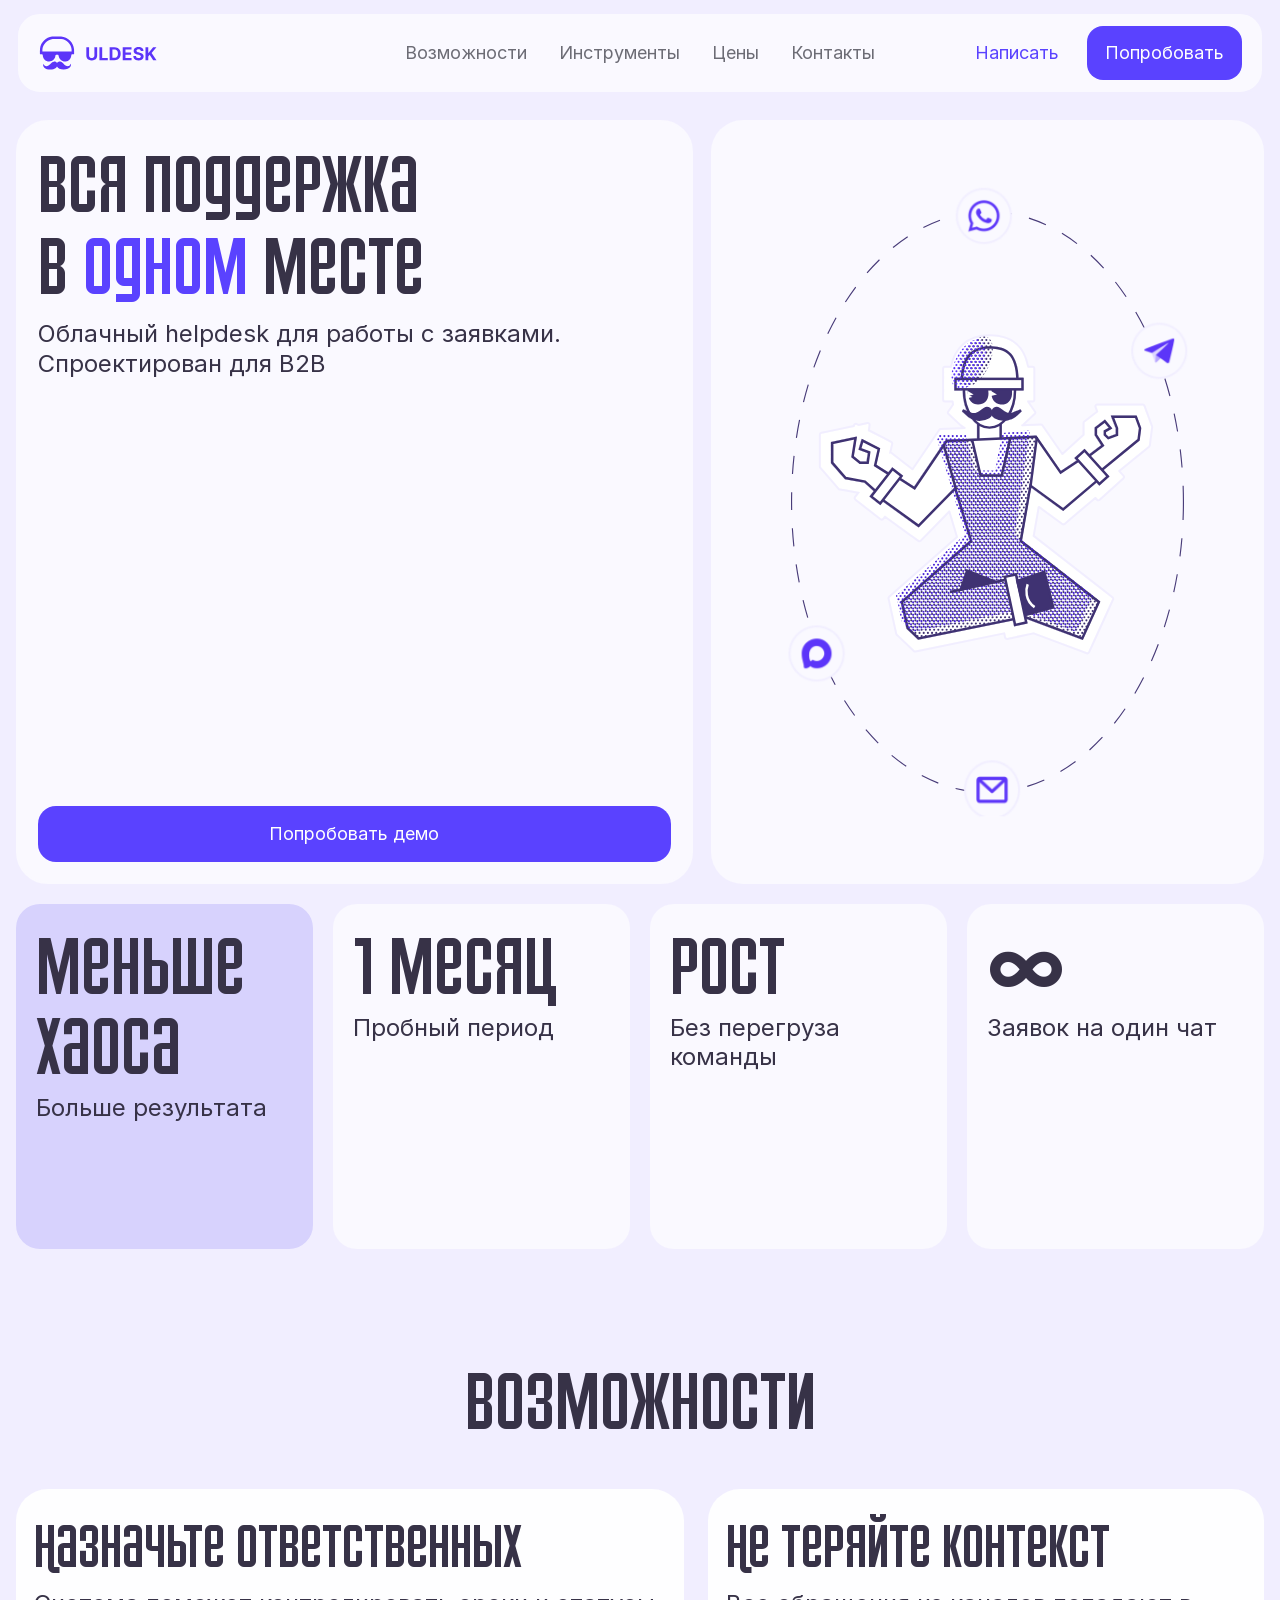
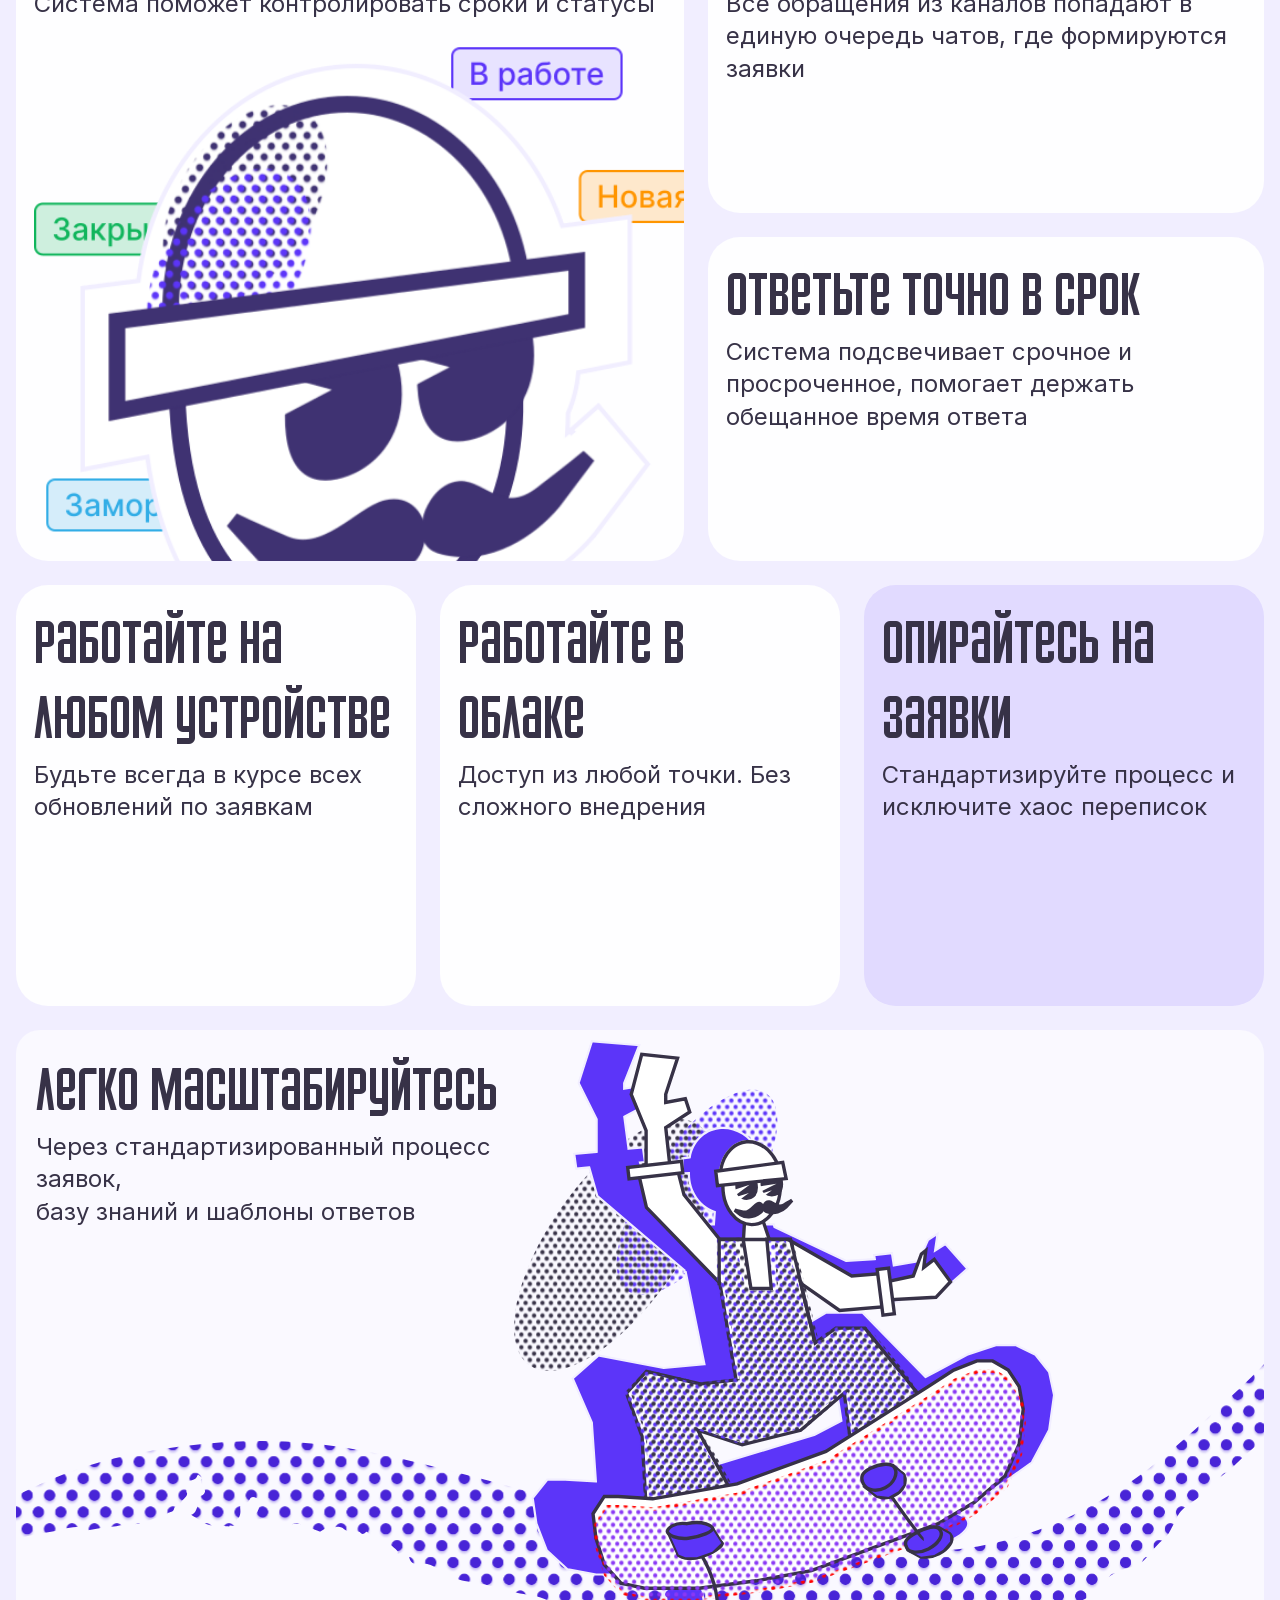
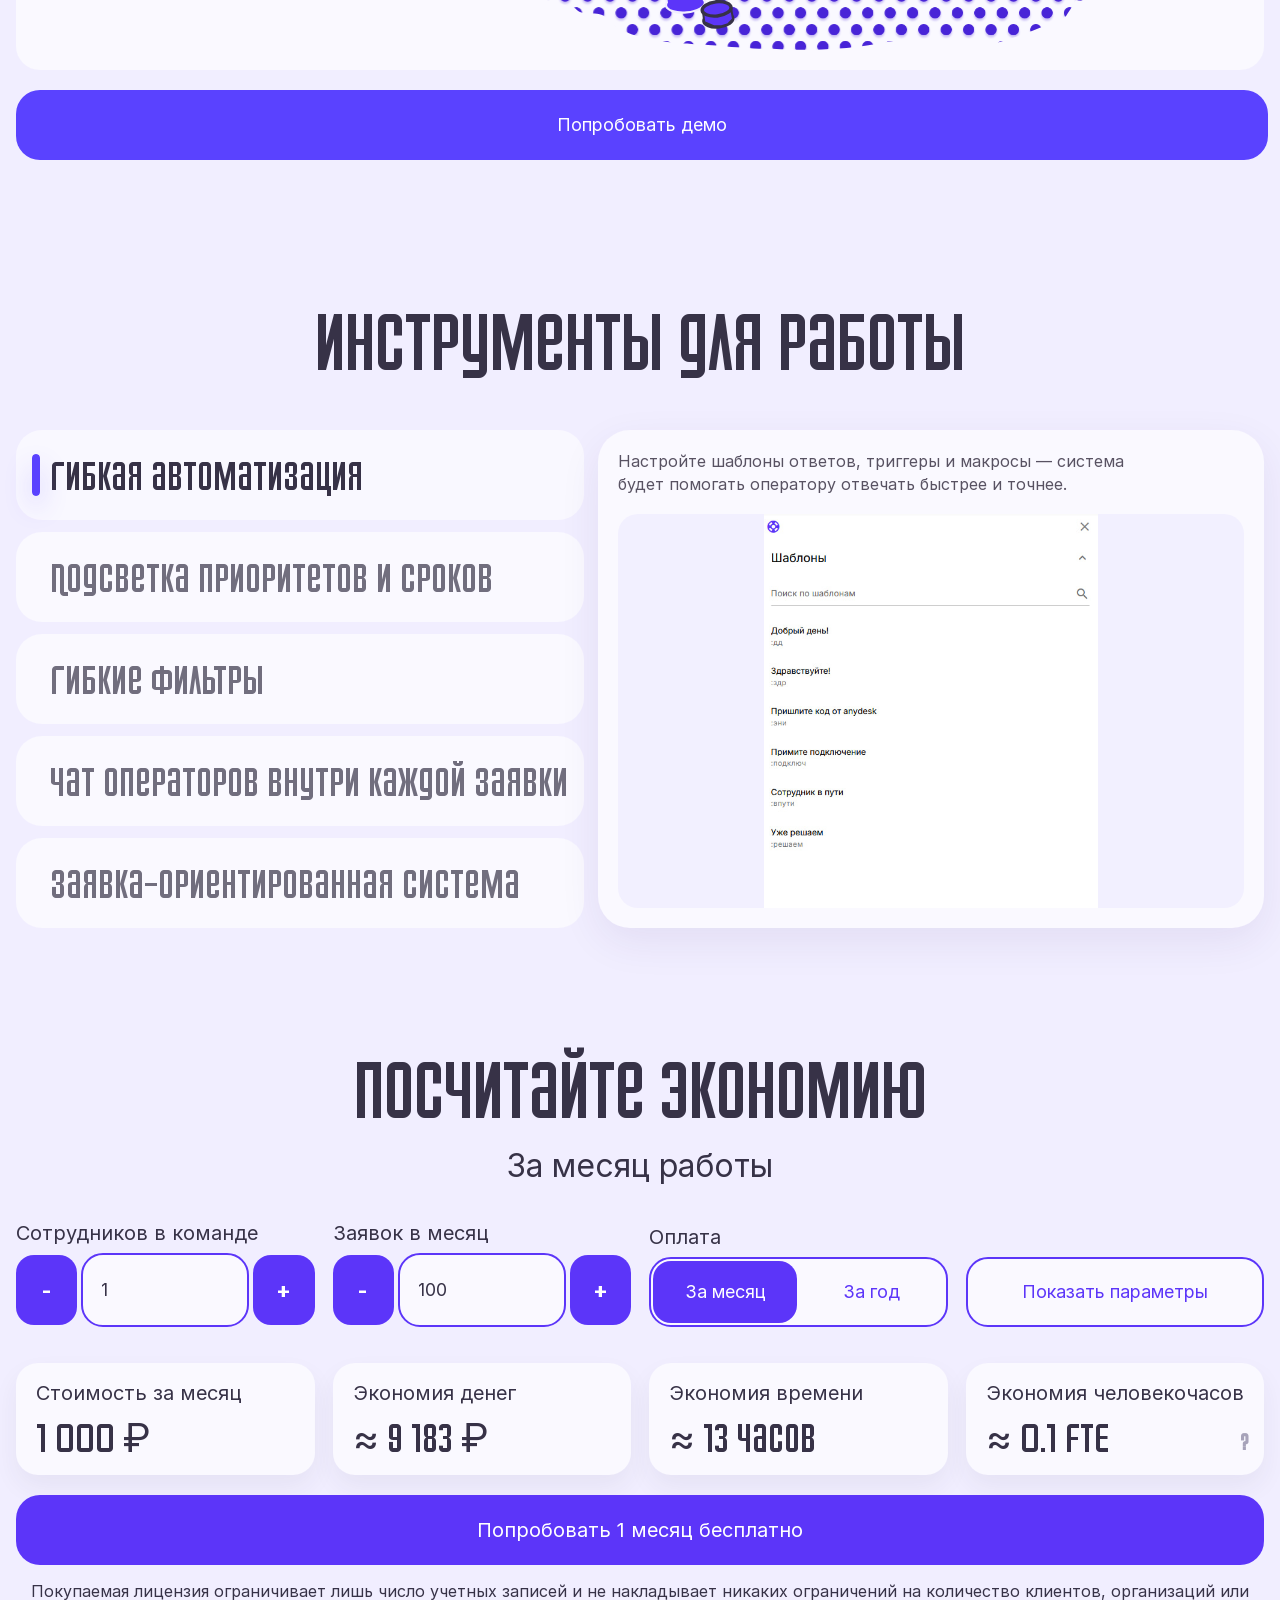
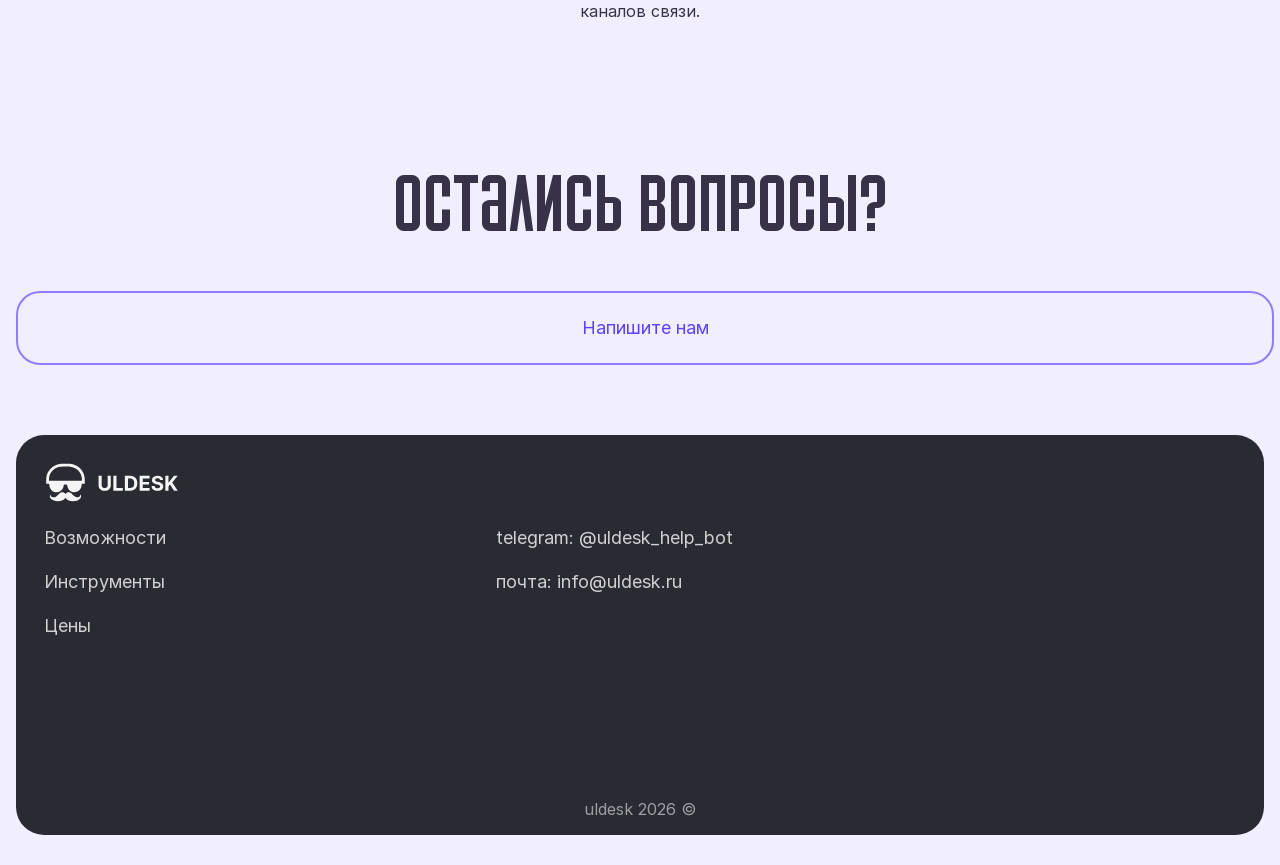
<file: index.html>
<!doctype html>
<html lang="ru">
<head>
	<meta charset="UTF-8"/>
	<meta name="viewport" content="width=device-width, initial-scale=1.0"/>
	<title>ULDESK</title>
	<link rel="icon" type="image/x-icon" href="./img/favicon.png">
	<link rel="stylesheet" href="/fonts/Inter/inter.css"/>
	<link rel="stylesheet" href="style-new.css">

	<!-- Yandex.Metrika counter -->
	<script type="text/javascript">
		(function (m, e, t, r, i, k, a) {
			m[i] = m[i] || function () {
				(m[i].a = m[i].a || []).push(arguments)
			};
			m[i].l = 1 * new Date();
			for (var j = 0; j < document.scripts.length; j++) {
				if (document.scripts[j].src === r) {
					return;
				}
			}
			k = e.createElement(t), a = e.getElementsByTagName(t)[0], k.async = 1, k.src = r, a.parentNode.insertBefore(k, a)
		})(window, document, 'script', 'https://mc.yandex.ru/metrika/tag.js?id=106306632', 'ym');
		ym(106306632, 'init', {
			ssr: true,
			webvisor: true,
			clickmap: true,
			ecommerce: "dataLayer",
			accurateTrackBounce: true,
			trackLinks: true
		});
	</script>
	<noscript>
		<div><img src="https://mc.yandex.ru/watch/106306632" style="position:absolute; left:-9999px;" alt=""/></div>
	</noscript>
	<!-- /Yandex.Metrika counter -->
</head>

<body>
<script src="script-new.js" defer></script>

<header>
	<div class="container">
		<div class="header-row">
			<a href="#start" class="logo">
				<img src="/img/uldesk_logo_new.svg" alt="logo" class="logo"/>
			</a>

			<button class="header-burger" id="burgerBtn" aria-label="Меню">☰</button>

			<div class="mobile-menu" id="mobileMenu">
				<a href="#features">Возможности</a>
				<a href="#tools">Инструменты</a>
				<a href="#pricing">Цены</a>
				<a href="#contacts">Контакты</a>
				<a href="mailto:info@uldesk.ru" target="_blank">Написать</a>
				<a class="mobile-menu-cta"
				   href="https://demo.uldesk.ru/login?username=demo@uldesk.ru&password=demo"
				   target="_blank">Попробовать демо</a>
			</div>

			<nav>
				<a href="#features">Возможности</a>
				<a href="#tools">Инструменты</a>
				<a href="#pricing">Цены</a>
				<a href="#contacts">Контакты</a>
			</nav>

			<div class="header-actions">
				<a class="header-write" href="mailto:info@uldesk.ru" target="_blank">Написать</a>
				<a class="btn primary"
				   href="https://demo.uldesk.ru/login?username=demo@uldesk.ru&password=demo"
				   target="_blank">
					<span>Попробовать</span>
				</a>
			</div>
		</div>
	</div>
</header>

<main id="start">

	<!-- HERO -->
	<section class="hero">
		<div class="container">

			<div class="hero-grid">
				<div class="card hero-left">
					<h1 class="hero-title">
						Вся поддержка<br/>
						в <span class="accent">одном</span> месте
					</h1>

					<p class="hero-sub">
						Облачный helpdesk для работы с заявками.<br/>
						Спроектирован для B2B
					</p>

					<div class="hero-cta">
						<a class="btn primary"
						   href="https://demo.uldesk.ru/login?username=demo@uldesk.ru&password=demo"
						   target="_blank">
							<span>Попробовать демо</span>
						</a>
					</div>
				</div>

				<div class="card hero-right" aria-label="Изображение">
					<div class="welcome-anim" aria-hidden="true">
						<img class="welcome-ellipse" src="/img/welcome_ellipse.svg" alt=""/>
						<img class="welcome-person" src="/img/welcome_stick.svg" alt=""/>

						<div class="welcome-orbit">
							<div class="welcome-channel ch-wa">
								<img src="/img/logo_wa.png" alt=""/>
							</div>

							<div class="welcome-channel ch-tg">
								<img src="/img/logo_tg.png" alt=""/>
							</div>

							<div class="welcome-channel ch-email">
								<img src="/img/logo_email.png" alt=""/>
							</div>

							<div class="welcome-channel ch-max">
								<img src="/img/logo_max.png" alt=""/>
							</div>
						</div>
					</div>
				</div>
			</div>

			<div class="stats">
				<div class="stat">
					<p class="big">Меньше хаоса</p>
					<p class="small">Больше результата</p>
				</div>
				<div class="stat">
					<p class="big">1 месяц</p>
					<p class="small">Пробный период</p>
				</div>
				<div class="stat">
					<p class="big">рост</p>
					<p class="small">Без перегруза команды</p>
				</div>
				<div class="stat">
					<p class="big" style="font-weight: 650">∞</p>
					<p class="small">Заявок на один чат</p>
				</div>
			</div>

		</div>
	</section>

	<!-- FEATURES -->
	<section class="features">
		<div class="container">
			<div id="features" class="section-title">Возможности</div>

			<div class="features-grid">

				<div class="feature-card feature-with-image">
					<div>
						<h3 class="feature-title">Назначьте ответственных</h3>
						<p class="feature-desc">Система поможет контролировать сроки и статусы</p>
					</div>
					<div class="bighead">
						<img class="bighead-base" src="/img/big_head_base.png" alt="">
						<img class="bighead-eyes" src="/img/big_head_eyes.png" alt="">
						<img class="bighead-hat" src="/img/big_head_hat.png" alt="">
						<img class="bighead-stache" src="/img/big_head_mustache.png" alt="">
					</div>
				</div>

				<div class="feature-card wide">
					<h3 class="feature-title">Не теряйте контекст</h3>
					<p class="feature-desc">
						Все обращения из каналов попадают в единую очередь чатов, где формируются заявки
					</p>
				</div>

				<div class="feature-card wide">
					<h3 class="feature-title">Ответьте точно в срок</h3>
					<p class="feature-desc">
						Система подсвечивает срочное и просроченное, помогает держать обещанное время ответа
					</p>
				</div>

			</div>

			<div class="features-row3">
				<div class="feature-card narrow">
					<h3 class="feature-title">Работайте на любом устройстве</h3>
					<p class="feature-desc">Будьте всегда в курсе всех обновлений по заявкам</p>
				</div>

				<div class="feature-card narrow">
					<h3 class="feature-title">Работайте в облаке</h3>
					<p class="feature-desc">
						Доступ из любой точки. Без сложного внедрения
					</p>
				</div>

				<div class="feature-card narrow">
					<h3 class="feature-title">Опирайтесь на заявки</h3>
					<p class="feature-desc">
						Стандартизируйте процесс и исключите хаос переписок
					</p>
				</div>
			</div>

			<div class="feature-card features-wide">
				<div class="feature-text">
					<h3 class="feature-title">Легко масштабируйтесь</h3>
					<p class="feature-desc">Через стандартизированный процесс заявок,<br>базу знаний и шаблоны ответов
					</p>
				</div>
				<div class="easy-scale-visual" aria-hidden="true">
					<img class="easy-scale-bg" src="/img/easy_scale_bg.svg" alt=""/>
					<img class="easy-scale-fig" src="/img/easy_scale_ul.svg" alt=""/>
				</div>
			</div>

			<div class="wide-cta">
				<a class="btn primary"
				   href="https://demo.uldesk.ru/login?username=demo@uldesk.ru&password=demo"
				   target="_blank">
					<span>Попробовать демо</span>
				</a>
			</div>
		</div>
	</section>

	<!-- TOOLS -->
	<section class="tools">
		<div class="container">
			<div id="tools" class="section-title">Инструменты для работы</div>

			<div class="tools-grid">

				<div class="tools-left">
					<div class="tool-item active" data-tool="automation">
						<span class="tool-dot"></span>Гибкая автоматизация
					</div>
					<div class="tool-item" data-tool="priority">
						<span class="tool-dot"></span>
						Подсветка приоритетов и сроков
					</div>
					<div class="tool-item" data-tool="filters">
						<span class="tool-dot"></span>Гибкие фильтры
					</div>
					<div class="tool-item" data-tool="chat">
						<span class="tool-dot"></span>Чат операторов внутри каждой заявки
					</div>
					<div class="tool-item" data-tool="request">
						<span class="tool-dot"></span>Заявка-ориентированная система
					</div>
				</div>

				<div class="tools-right" id="toolCard" aria-live="polite">
					<div class="tools-right-inner">
						<div class="tool-card-desc" id="toolCardDesc">
							Настройте правила, шаблоны и макросы — система будет помогать оператору отвечать быстрее и
							точнее.
						</div>
						<div class="tool-card-media" id="toolCardMedia">
							<img class="tool-card-img" src="/img/automation.jpg" alt=""/>
						</div>
					</div>
				</div>

			</div>
		</div>
	</section>

	<!-- CALCULATOR -->
	<section class="calc">
		<div class="container">
			<div id="pricing" class="section-title">посчитайте экономию</div>
			<p class="calc-sub">За месяц работы</p>

			<div class="calc-card">
				<div class="calc-controls">
					<div class="calc-control">
						<div class="label">Сотрудников в команде</div>
						<div class="stepper">
							<button type="button" aria-label="Уменьшить"><span>-</span>
							</button>
							<input class="stepper-input" id="employees" value="1">
							<button type="button" aria-label="Увеличить"><span>+</span>
							</button>
						</div>
					</div>

					<div class="calc-control">
						<div class="label">Заявок в месяц</div>
						<div class="stepper">
							<button type="button" aria-label="Уменьшить">-</button>
							<input class="stepper-input" id="tickets" value="100">
							<button type="button" aria-label="Увеличить">+</button>
						</div>
					</div>

					<div class="calc-control">
						<div class="label">Оплата</div>
						<div class="pay-seg" role="tablist" aria-label="Оплата">
							<button type="button" id="payMonth" class="active" data-pay="month">
								<span>За месяц</span>
							</button>
							<button type="button" id="payYear" data-pay="year">
								<span>За год</span>
							</button>
						</div>
					</div>

					<div class="calc-control">
						<div class="label">&nbsp;</div>
						<button type="button" class="params-btn" id="paramsToggle" aria-expanded="false">
							Показать параметры
						</button>
					</div>
				</div>

				<div class="calc-params" id="calcParams" aria-hidden="true">
					<div class="calc-params-grid">

						<div class="calc-control">
							<div class="label">Стоимость часа сотрудника (₽/час)</div>
							<div class="stepper stepper-small">
								<button type="button" aria-label="Уменьшить">-</button>
								<input class="stepper-input" value="1">
								<button type="button" aria-label="Увеличить">+</button>
							</div>
						</div>

						<div class="calc-control">
							<div class="label">“Чистое” время решения 1 заявки (мин)</div>
							<div class="stepper stepper-small">
								<button type="button" aria-label="Уменьшить">-</button>
								<input class="stepper-input" value="1">
								<button type="button" aria-label="Увеличить">+</button>
							</div>
						</div>

						<div class="calc-control">
							<div class="label">Потери на бардак (мин на обращение)</div>
							<div class="stepper stepper-small">
								<button type="button" aria-label="Уменьшить">-</button>
								<input class="stepper-input" value="100">
								<button type="button" aria-label="Увеличить">+</button>
							</div>
						</div>

						<div class="calc-control">
							<div class="label">Доля потерянных/пропущенных (раз/мес)</div>
							<div class="stepper stepper-small">
								<button type="button" aria-label="Уменьшить">-</button>
								<input class="stepper-input" value="100">
								<button type="button" aria-label="Увеличить">+</button>
							</div>
						</div>

						<div class="calc-control">
							<div class="label">Доля повторных обращений (раз/мес)</div>
							<div class="stepper stepper-small">
								<button type="button" aria-label="Уменьшить">-</button>
								<input class="stepper-input" value="100">
								<button type="button" aria-label="Увеличить">+</button>
							</div>
						</div>

						<div class="calc-control">
							<div class="label">Доля ошибок/перетокрытий (раз/мес)</div>
							<div class="stepper stepper-small">
								<button type="button" aria-label="Уменьшить">-</button>
								<input class="stepper-input" value="100">
								<button type="button" aria-label="Увеличить">+</button>
							</div>
						</div>

					</div>
				</div>


				<div class="calc-results">
					<div class="result">
						<p class="name">Стоимость за месяц</p>
						<p class="val" id="price">1000 ₽</p>
					</div>
					<div class="result">
						<p class="name">Экономия денег</p>
						<p class="val" id="economyMoney">≈ 7 067 ₽</p>
					</div>
					<div class="result">
						<p class="name">Экономия времени</p>
						<p class="val" id="economyTime">≈ 9 ч</p>
					</div>
					<div class="result result-fte">
						<p class="name">Экономия человекочасов</p>
						<p class="val" id="economyFte">≈ 0.05 FTE</p>
						<button class="hint hint-btn"
								type="button"
								aria-label="Что такое FTE"
								aria-expanded="false"
						>
							?
						</button>
						<div class="hint-tooltip" role="tooltip">
							1 FTE = 1 сотрудник, работающий полный рабочий день,<br>
							обычно 40 часов в неделю или 2080 часов в год
						</div>
					</div>
				</div>

				<div class="calc-cta">
					<a class="calc-main-btn"
					   id="calcBtn"
					   href="https://t.me/uldesk_help_bot"
					   target="_blank">
						<span>Попробовать 1 месяц бесплатно</span>
					</a>
				</div>

				<div class="price-policy">
					<p>Покупаемая лицензия ограничивает лишь число учетных записей и не накладывает никаких ограничений
						на количество клиентов, организаций или каналов связи.</p>
				</div>

			</div>
		</div>
	</section>

	<!-- CONTACT -->
	<section class="contact">
		<div class="container">
			<div class="section-title">Остались вопросы?</div>
			<div class="contact-card">
				<a class="btn" href="mailto:info@uldesk.ru">Напишите нам</a>
			</div>
		</div>
	</section>

</main>

<footer  id="contacts" class="site-footer">
	<div class="container">
		<div class="footer-card">

			<div class="footer-head">
				<img class="footer-logo" src="/img/logo_footer.svg" alt="ULDESK"/>
			</div>

			<div class="footer-grid">

				<!-- col 1 -->
				<div class="footer-col">
					<div class="footer-links">
						<a href="#features">Возможности</a>
						<a href="#tools">Инструменты</a>
						<a href="#pricing">Цены</a>
					</div>
				</div>

				<!-- col 2 -->
				<!--				<div class="footer-col">-->
				<!--					<div class="footer-links">-->
				<!--						<a href="/privacy">Политика конфиденциальности</a>-->
				<!--						<a href="/offer">Публичная оферта</a>-->
				<!--					</div>-->
				<!--				</div>-->

				<!-- col 3 -->
				<div class="footer-col">
					<div class="footer-links">
						<span>telegram: <a href="https://t.me/uldesk_help_bot"
										   target="_blank">@uldesk_help_bot</a></span>
						<span>почта: <a href="mailto:info@uldesk.ru" target="_blank">info@uldesk.ru</a></span>
					</div>
				</div>

				<!-- col 4 (если нужен как в макете — раскомментируй) -->
				<!--				<div class="footer-col">-->
				<!--					<div class="footer-links">-->
				<!--						<span>ИП Ломакин Пётр</span>-->
				<!--						<span>ИНН: 123456789012</span>-->
				<!--						<span>ОГРНИП: 192837192837129847</span>-->
				<!--					</div>-->
				<!--				</div>-->

			</div>

			<div class="footer-bottom">uldesk 2026 ©</div>
		</div>
	</div>
</footer>

</body>
</html>
</file>
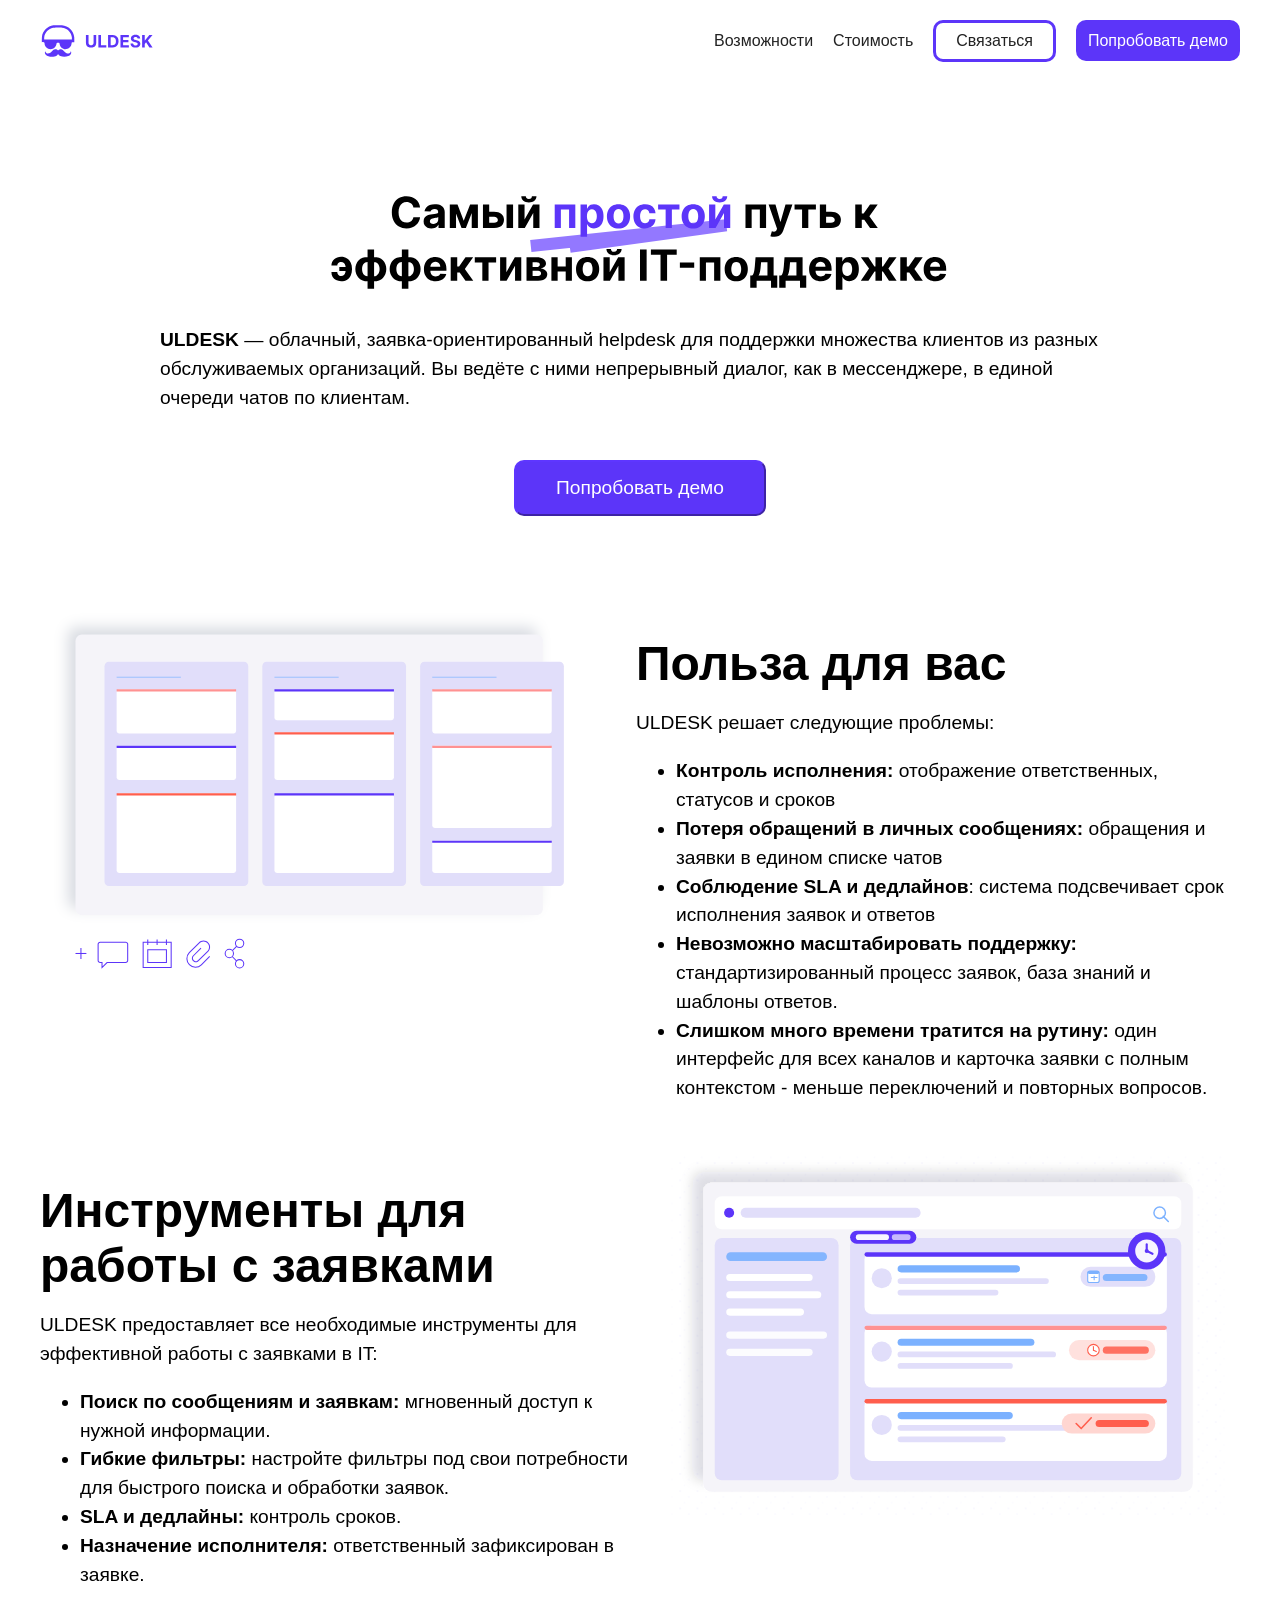
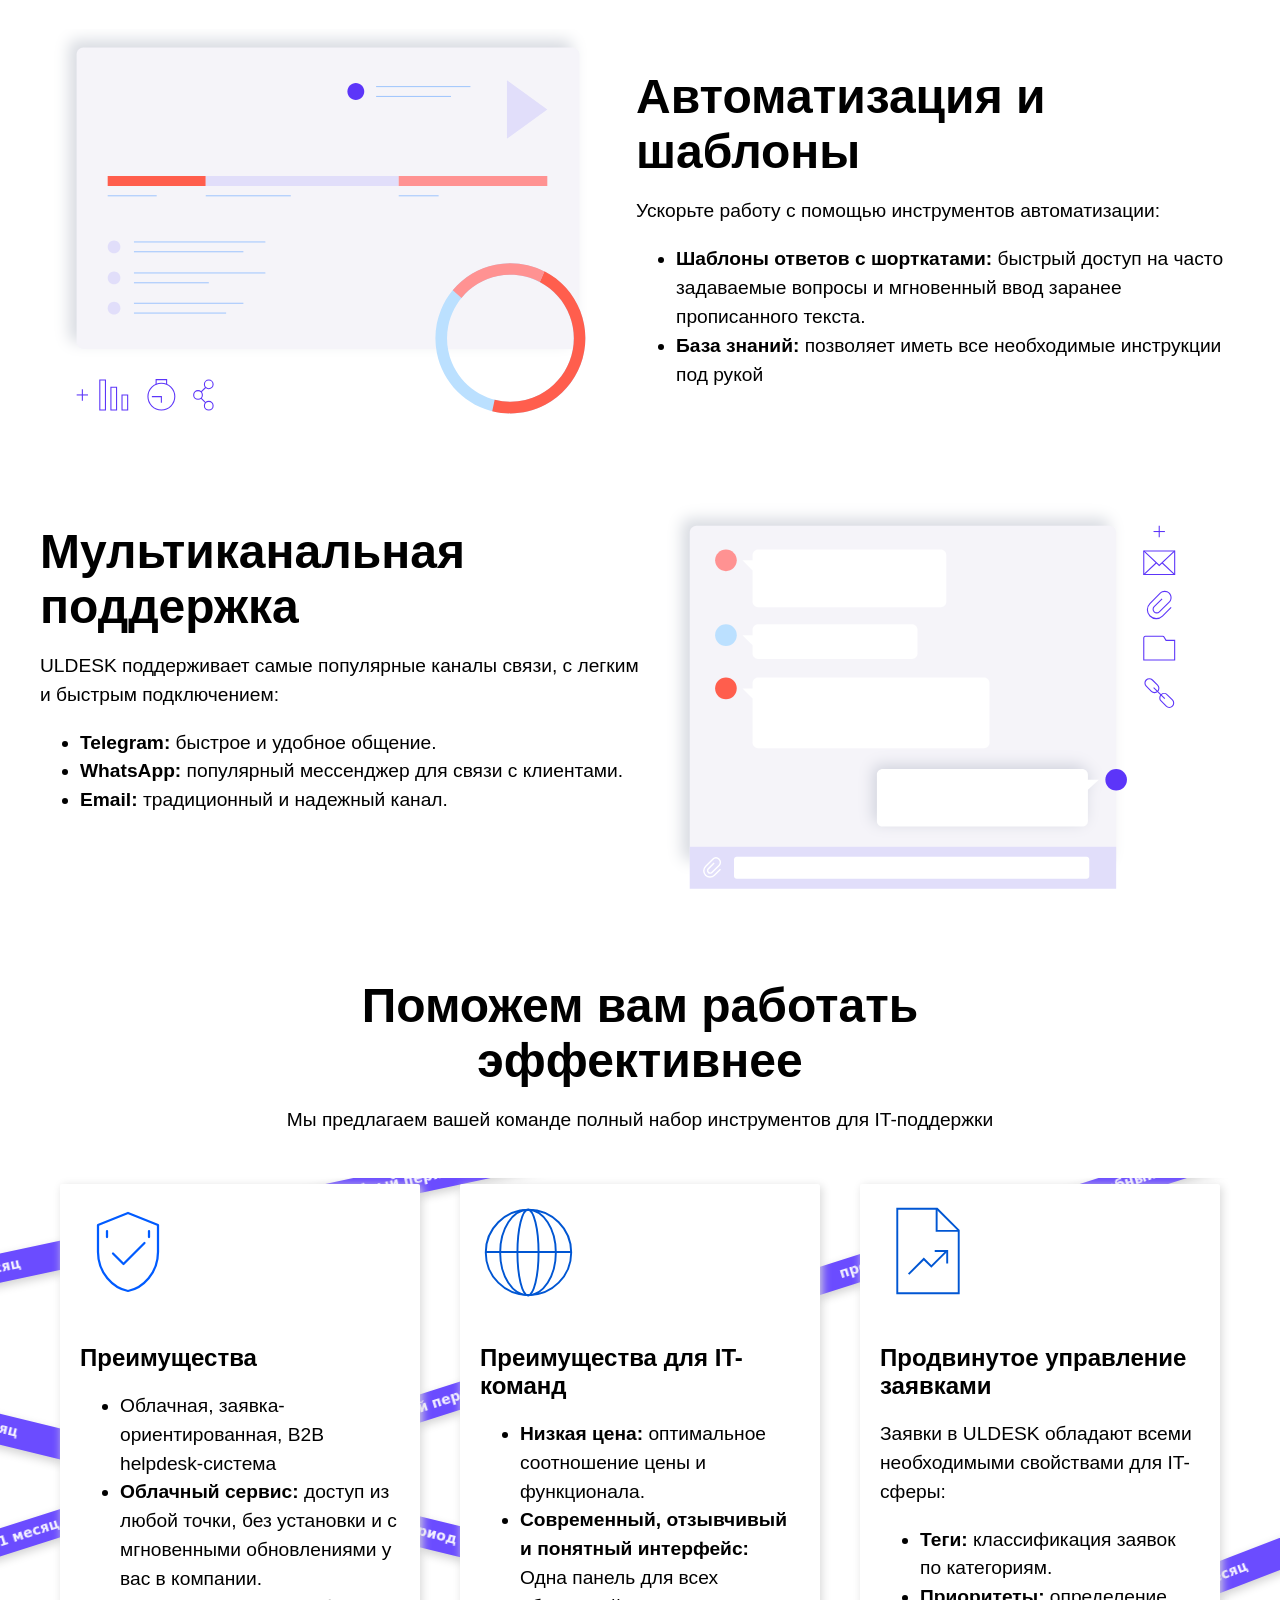
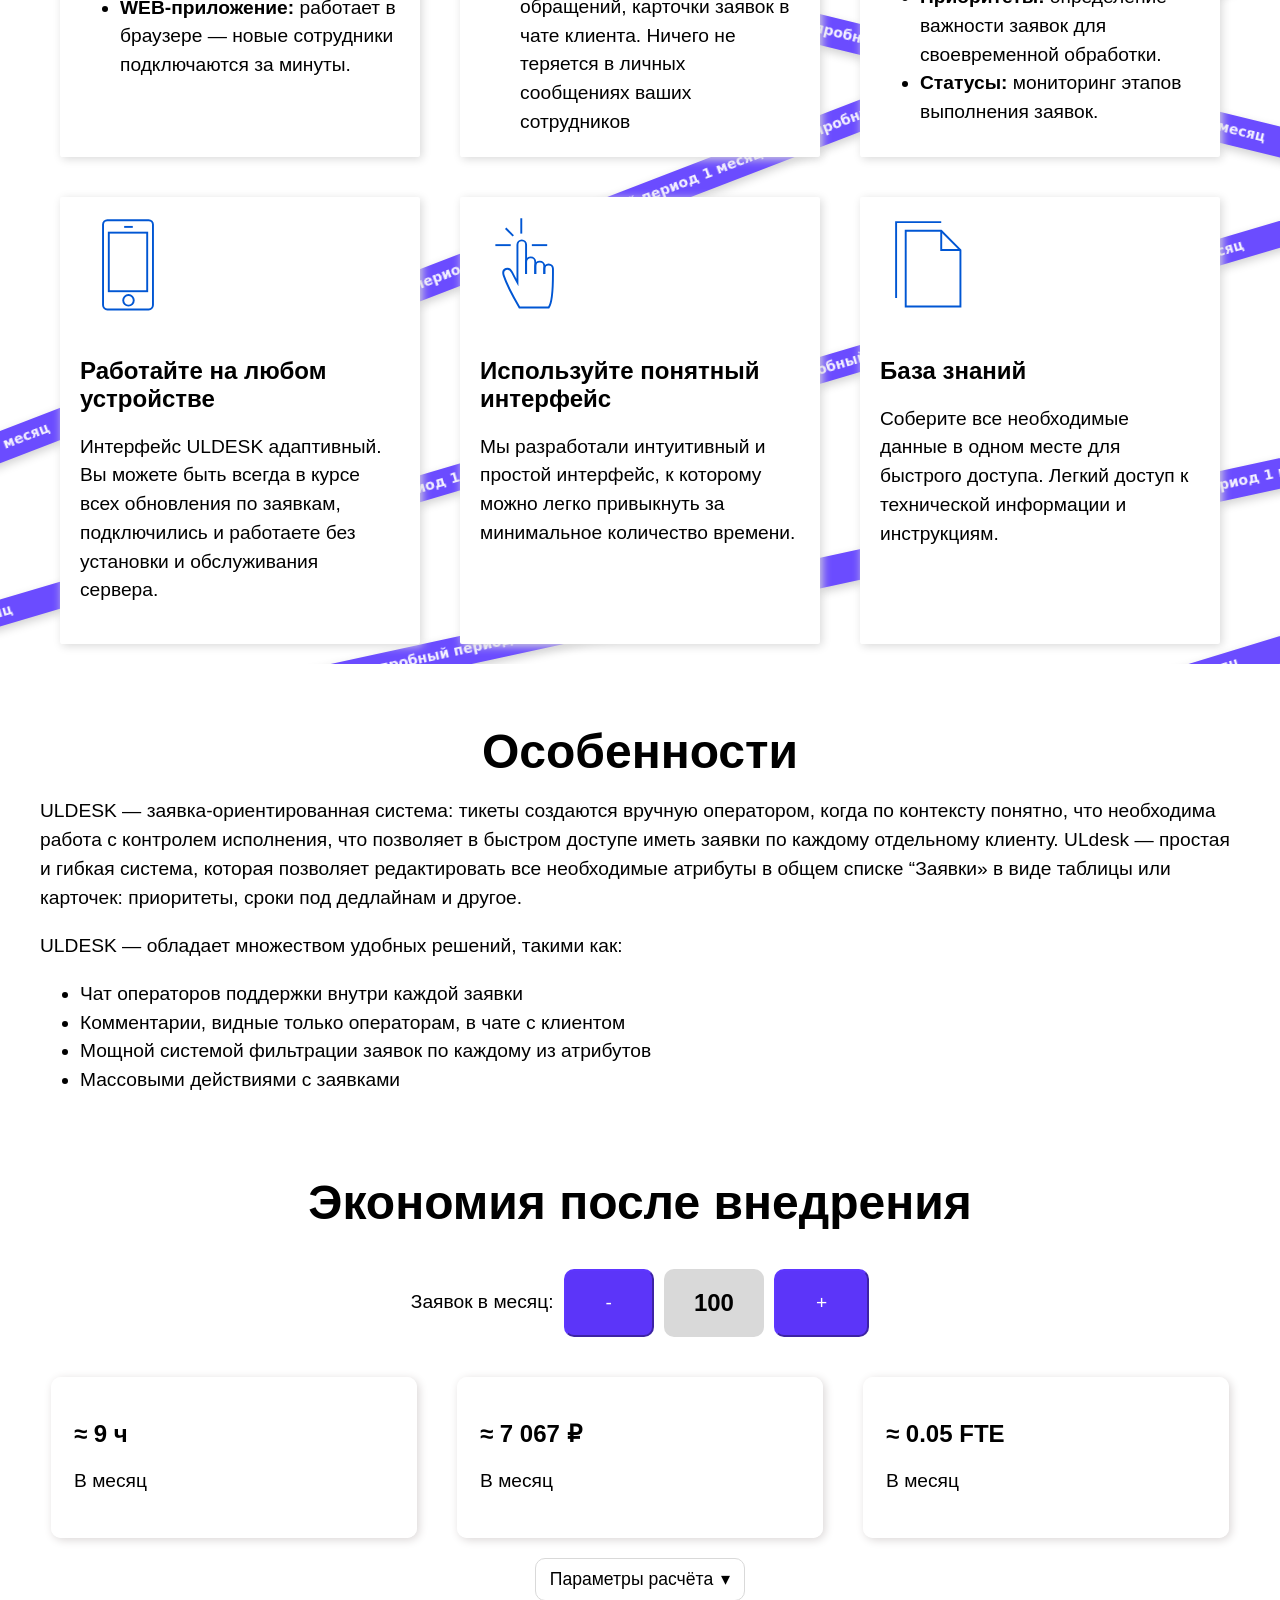
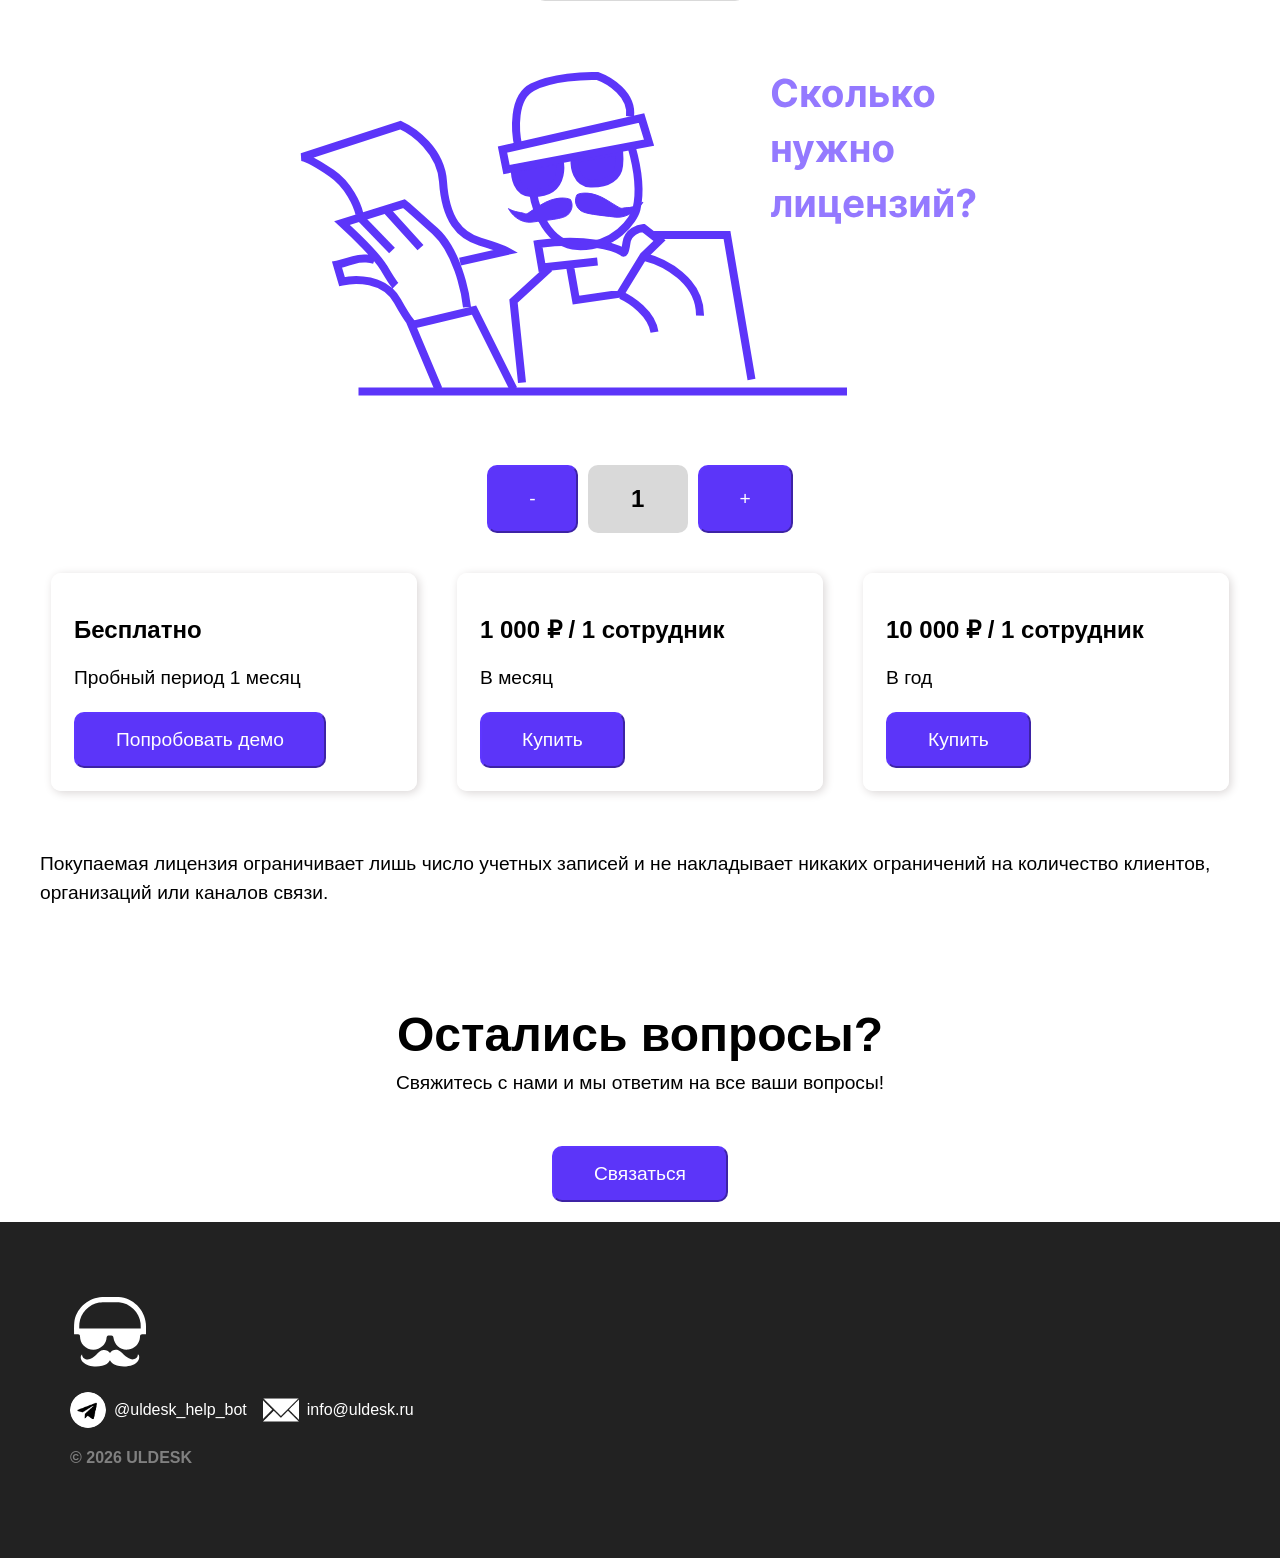
<file: index-old.html>
<!DOCTYPE html>
<html lang="rus">
<head>
	<meta charset="UTF-8">
	<meta name="viewport" content="width=device-width, initial-scale=1.0">
	<title>ULDESK</title>
	<link rel="stylesheet" href="style.css">
	<link rel="icon" type="image/x-icon" href="./img/favicon.png">
	<!-- Yandex.Metrika counter -->
	<script type="text/javascript">     (function (m, e, t, r, i, k, a) {
		m[i] = m[i] || function () {
			(m[i].a = m[i].a || []).push(arguments)
		};
		m[i].l = 1 * new Date();
		for (var j = 0; j < document.scripts.length; j++) {
			if (document.scripts[j].src === r) {
				return;
			}
		}
		k = e.createElement(t), a = e.getElementsByTagName(t)[0], k.async = 1, k.src = r, a.parentNode.insertBefore(k, a)
	})(window, document, 'script', 'https://mc.yandex.ru/metrika/tag.js?id=106306632', 'ym');
	ym(106306632, 'init', {
		ssr: true,
		webvisor: true,
		clickmap: true,
		ecommerce: "dataLayer",
		accurateTrackBounce: true,
		trackLinks: true
	}); </script>
	<noscript>
		<div><img src="https://mc.yandex.ru/watch/106306632" style="position:absolute; left:-9999px;" alt=""/></div>
	</noscript> <!-- /Yandex.Metrika counter -->
</head>
<body style="margin: 0; padding: 0;">
<script src="script.js" defer></script>

<header class="header">
	<div class="container">
		<img src="img/logo.svg" alt="uld_logo" class="header_logo">

		<nav class="header_nav">
			<ul class="header_list">
				<li><a href="#C1">Возможности</a></li>
				<li><a href="#C2">Стоимость</a></li>
				<li><a
					href="https://t.me/uldesk_help_bot"
					target="_blank"
					rel="noopener noreferrer"
					class="btn"
				>Связаться</a></li>
				<li><a
					href="https://demo.uldesk.ru/login?username=demo@uldesk.ru&password=demo"
					target="_blank"
					rel="noopener noreferrer"
					class="main_btn"
					style="font-size: 16px; padding: 12px;"
				>Попробовать демо</a></li>
			</ul>
		</nav>
	</div>
</header>
<main class="main">
	<section class="welcome">
		<div class="container">
			<img src="./img/header_3.svg" alt="header" style="width: 100%;">
			<p><b>ULDESK</b> — облачный, заявка-ориентированный helpdesk для поддержки множества клиентов из разных
				обслуживаемых организаций. Вы ведёте с ними непрерывный диалог, как в мессенджере, в единой
				очереди чатов по клиентам.</p>
			<button
				class="main_btn"
				onclick="window.open('https://demo.uldesk.ru/login?username=demo@uldesk.ru&password=demo')"
			>
				Попробовать демо
			</button>
		</div>
	</section>

	<section class="features">
		<div class="container">
			<div class="feature_wrapper">
				<div class="feature_img">
					<img src="./img/template_illustratio.svg" alt="ill">
				</div>
				<div class="feature">
					<h1>Польза для вас</h1>
					<p>ULDESK решает следующие проблемы:</p>
					<ul>
						<li><b>Контроль исполнения:</b> отображение ответственных, статусов и сроков
						</li> <!--, аудит действий — видно, где и почему остановилось-->
						<li><b>Потеря обращений в личных сообщениях:</b> обращения и заявки в едином списке чатов
						</li>
						<li><b>Соблюдение SLA и дедлайнов</b>: система подсвечивает срок исполнения заявок и ответов
						</li>
						<li><b>Невозможно масштабировать поддержку:</b> стандартизированный процесс заявок, база
							знаний и шаблоны ответов.
						</li>
						<!--, отчёты по нагрузке и скорости-->
						<li><b>Слишком много времени тратится на рутину:</b> один интерфейс для всех каналов и карточка
							заявки с полным контекстом - меньше переключений и повторных вопросов.
						</li>
						<!--<li><b>Нет аналитики и понимания, что улучшать:</b> Отчёты: время первого ответа/решения,-->
						<!--	просрочки, загрузка сотрудников, типы обращений.-->
						<!--</li>-->
					</ul>
				</div>
			</div>
			<div class="feature_wrapper">
				<div class="feature">
					<h1>Инструменты для работы с заявками</h1>
					<p>ULDESK предоставляет все необходимые инструменты для эффективной работы с заявками в IT:
					<ul>
						<li><b>Поиск по сообщениям и заявкам:</b> мгновенный доступ к нужной информации.</li>
						<li><b>Гибкие фильтры:</b> настройте фильтры под свои потребности для быстрого поиска и
							обработки заявок.
						</li>
						<li><b>SLA и дедлайны:</b> контроль сроков.</li>
						<li><b>Назначение исполнителя:</b> ответственный зафиксирован в заявке.</li>
					</ul>
				</div>
				<div class="feature_img">
					<img src="./img/template_illustratio (3).svg" alt="ill">
				</div>
			</div>
			<div class="feature_wrapper">
				<div class="feature_img">
					<!--TODO replace to another image-->
					<img src="./img/template_illustratio (1).svg" alt="ill">
				</div>
				<div class="feature">
					<h1>Автоматизация и шаблоны</h1>
					<p>Ускорьте работу с помощью инструментов автоматизации:</p>
					<ul>
						<li><b>Шаблоны ответов с шорткатами:</b> быстрый доступ на часто задаваемые вопросы и мгновенный
							ввод заранее прописанного текста.
						</li>
						<li><b>База знаний:</b> позволяет иметь все необходимые инструкции под рукой</li>
						<!--<li><b>Макросы:</b> Автоматизация рутинных задач для повышения продуктивности.</li>-->
					</ul>
				</div>
			</div>
			<div class="feature_wrapper">
				<div class="feature">
					<h1>Мультиканальная поддержка</h1>
					<p>ULDESK поддерживает самые популярные каналы связи, с легким и быстрым подключением:</p>
					<!-- любого количества инстансов -->
					<ul>
						<li><b>Telegram:</b> быстрое и удобное общение.</li>
						<li><b>WhatsApp:</b> популярный мессенджер для связи с клиентами.</li>
						<li><b>Email:</b> традиционный и надежный канал.</li>
					</ul>
				</div>
				<div class="feature_img">
					<img src="./img/template_illustratio (2).svg" alt="ill">
				</div>
			</div>
		</div>
	</section>

	<section class="cards">
		<canvas class="cards-bg" aria-hidden="true" style="margin-top: 260px;"></canvas>
		<div class="container">
			<h1 style="text-align: center;" id="C1">Поможем вам работать <br> эффективнее</h1>
			<p style="text-align: center;">Мы предлагаем вашей команде полный набор инструментов для IT-поддержки</p>
			<div class="card_wrapper">
				<div class="card">
					<img src="./img/task.svg" alt="ill" style="width: 30%; margin-bottom: 20px;">
					<h2>Преимущества</h2>
					<ul>
						<li>Облачная, заявка-ориентированная, B2B helpdesk-система</li>
						<li><b>Облачный сервис:</b> доступ из любой точки, без установки и с мгновенными обновлениями у
							вас в компании.
						</li>
						<li><b>WEB-приложение:</b> работает в браузере — новые сотрудники подключаются за минуты.</li>
					</ul>
				</div>
				<div class="card">
					<img src="./img/web.svg" alt="ill" style="width: 30%; margin-bottom: 20px;">
					<h2>Преимущества для IT-команд</h2>
					<ul>
						<li><b>Низкая цена:</b> оптимальное соотношение цены и функционала.</li>
						<li><b>Современный, отзывчивый и понятный интерфейс:</b> Одна панель для всех обращений,
							карточки заявок в чате клиента. Ничего не теряется в личных сообщениях ваших сотрудников
						</li>
					</ul>
				</div>
				<div class="card">
					<img src="./img/doc.svg" alt="ill" style="width: 30%; margin-bottom: 20px;">
					<h2>Продвинутое управление заявками</h2>
					<p>Заявки в ULDESK обладают всеми необходимыми свойствами для IT-сферы:</p>
					<ul>
						<li><b>Теги:</b> классификация заявок по категориям.</li>
						<li><b>Приоритеты:</b> определение важности заявок для своевременной обработки.</li>
						<li><b>Статусы:</b> мониторинг этапов выполнения заявок.</li>
					</ul>
				</div>
				<div class="card">
					<img src="./img/phone.svg" alt="ill" style="width: 30%; margin-bottom: 20px;">
					<h2>Работайте на любом устройстве</h2>
					<p>Интерфейс ULDESK адаптивный. Вы можете быть всегда в курсе всех обновления по заявкам,
						подключились и работаете без установки и обслуживания сервера.</p>
				</div>
				<div class="card">
					<img src="./img/click.svg" alt="ill" style="width: 30%; margin-bottom: 20px;">
					<h2>Используйте понятный интерфейс</h2>
					<p>Мы разработали интуитивный и простой интерфейс, к которому можно легко привыкнуть за минимальное
						количество времени.
					</p>
					<!--<a style="color: white;" href="#!">Узнать больше</a>-->
				</div>
				<div class="card">
					<img src="./img/2 docs.svg" alt="ill" style="width: 30%; margin-bottom: 20px;">
					<h2>База знаний</h2>
					<p>Соберите все необходимые данные в одном месте для быстрого доступа. Легкий доступ к технической
						информации и инструкциям.
					</p>
				</div>
			</div>
		</div>
	</section>

	<section class="details">
		<div class="container">
			<h1 style="text-align: center;" id="details">Особенности</h1>
			<p>ULDESK — заявка-ориентированная система: тикеты создаются вручную оператором, когда по контексту понятно,
				что необходима работа с контролем исполнения, что позволяет в быстром доступе иметь заявки по каждому
				отдельному клиенту. ULdesk — простая и гибкая система, которая позволяет редактировать все необходимые
				атрибуты в общем списке “Заявки» в виде таблицы или карточек: приоритеты, сроки под дедлайнам и
				другое.</p>
			<p>ULDESK — обладает множеством удобных решений, такими как:</p>
			<ul>
				<li>Чат операторов поддержки внутри каждой заявки</li>
				<li>Комментарии, видные только операторам, в чате с клиентом</li>
				<li>Мощной системой фильтрации заявок по каждому из атрибутов</li>
				<li>Массовыми действиями с заявками</li>
			</ul>
		</div>
	</section>

	<section class="economy">
		<div class="container">
			<div style="display: block">
				<h1>Экономия после внедрения</h1>
			</div>
			<div class="calculate">
				<p>Заявок в месяц:</p>
				<button onclick="helpdeskTimeSavingsMinus()" class="main_btn">-</button>
				<div class="man">
					<h2 id="tasks_per_month_calculator">100</h2>
				</div>
				<button onclick="helpdeskTimeSavingsPlus()" class="main_btn">+</button>
			</div>
			<div class="buy_card">
				<h2 id="economy-hours">≈ 9 ч</h2>
				<p>В месяц</p>
			</div>
			<div class="buy_card">
				<h2 id="economy-money">≈ 7 067 ₽</h2>
				<p>В месяц</p>
			</div>
			<div class="buy_card">
				<h2 id="economy-fte">≈ 0.05 FTE</h2>
				<p>В месяц</p>
			</div>
		</div>
	</section>

	<div class="economy-settings">
		<button
			id="economy-settings-toggle"
			class="economy-settings__toggle"
			type="button"
			aria-expanded="false"
			aria-controls="economy-settings-panel"
		>
			Параметры расчёта <span class="economy-settings__chev" aria-hidden="true">▾</span>
		</button>

		<div id="economy-settings-panel" class="economy-settings__panel" hidden>
			<div class="economy-settings__grid">
				<label class="economy-settings__field">
					<span>“Чистое” время решения одной заявки (мин)</span>
					<input id="eco_clean_min" type="number" min="1" max="240" step="1">
				</label>
				<label class="economy-settings__field">
					<span>Стоимость часа сотрудника (₽/час)</span>
					<input id="eco_cost_per_hour" type="number" min="100" max="20000" step="50">
				</label>
				<label class="economy-settings__field">
					<span>Потери на бардак (мин на обращение)</span>
					<input id="eco_chaos_min" type="number" min="0" max="240" step="0.5">
				</label>
				<label class="economy-settings__field">
					<span>Доля дублей/повторных обращений (%)</span>
					<input id="eco_dup_pct" type="number" min="0" max="100" step="0.1">
				</label>
				<label class="economy-settings__field">
					<span>Доля потерянных/пропущенных (%)</span>
					<input id="eco_lost_pct" type="number" min="0" max="100" step="0.1">
				</label>
				<label class="economy-settings__field">
					<span>Доля ошибок/переоткрытий (%)</span>
					<input id="eco_err_pct" type="number" min="0" max="100" step="0.1">
				</label>
			</div>

			<div class="economy-settings__actions">
				<button id="eco_reset" type="button" class="economy-settings__reset">Сбросить</button>
			</div>
		</div>
	</div>

	<section class="buy">
		<div class="container">
			<div class="image_buy">
				<img style="align-items: center; width: 100%;" src="./img/lic.svg" alt="ul" id="C2">
			</div>
			<div class="calculate">
				<button onclick="employeeCounterMinus()" class="main_btn">-</button>
				<div class="man">
					<h2 id="demo_1">1</h2>
				</div>
				<button onclick="employeeCounterPlus()" class="main_btn">+</button>
			</div>
			<div class="buy_card">
				<h2>Бесплатно</h2>
				<p>Пробный период 1 месяц</p>
				<button
					class="main_btn"
					onclick="window.open('https://demo.uldesk.ru/login?username=demo@uldesk.ru&password=demo')"
				>
					Попробовать демо
				</button>
			</div>
			<div class="buy_card">
				<h2 id="demo">1 000 ₽ / 1 сотрудник</h2>
				<p>В месяц</p>
				<button
					class="main_btn"
					onclick="window.open('https://t.me/uldesk_help_bot')"
				>
					Купить
				</button>
			</div>
			<div class="buy_card">
				<h2 id="demo_2">10 000 ₽ / 1 сотрудник</h2>
				<p>В год</p>
				<button
					class="main_btn"
					onclick="window.open('https://t.me/uldesk_help_bot')"
				>
					Купить
				</button>
			</div>
			<div>
				<p>Покупаемая лицензия ограничивает лишь число учетных записей и не накладывает никаких ограничений
					на количество клиентов, организаций или каналов связи.</p>
			</div>
		</div>
	</section>

	<section class="welcome">
		<div class="container">
			<h1>Остались вопросы?</h1>
			<p style="margin-top: 8px">Свяжитесь с нами и мы ответим на все ваши вопросы!</p>
			<button
				class="main_btn"
				onclick="window.open('https://t.me/uldesk_help_bot')"
			>
				Связаться
			</button>
		</div>
	</section>
</main>
<div class="fut">
	<div class="container">
		<img src="img/uldesk_logo.svg" alt="" style="width: 80px;">
		<div style="display:flex; align-items:center; gap:16px; flex-wrap:nowrap; margin-top: 16px;">
			<a
				href="https://t.me/uldesk_help_bot"
				target="_blank"
				rel="noopener noreferrer"
				style="display:flex; align-items:center; gap:8px; white-space:nowrap; text-decoration:none;"
			>
				<img src="img/telegram_ico.png" alt="tg" style="width:36px; height:36px; border-radius:999px;">
				<span style="color:#fff;">@uldesk_help_bot</span>
			</a>
			<a
				href="mailto:info@uldesk.ru"
				target="_blank"
				rel="noopener noreferrer"
				style="display:flex; align-items:center; gap:8px; white-space:nowrap; text-decoration:none;"
			>
				<img src="img/email-ico.webp" alt="email" style="width:36px; height:36px;">
				<span style="color:#fff;">info@uldesk.ru</span>
			</a>
		</div>
		<h4 style="color: gray;">© 2026 ULDESK</h4>
	</div>
</div>
</body>
</html>
</file>
<file: fonts/Inter/inter.css>
/* Variable fonts usage:
:root { font-family: "Inter", sans-serif; }
@supports (font-variation-settings: normal) {
  :root { font-family: "InterVariable", sans-serif; font-optical-sizing: auto; }
} */
@font-face {
  font-family: InterVariable;
  font-style: normal;
  font-weight: 100 900;
  font-display: swap;
  src: url("InterVariable.woff2") format("woff2");
}
@font-face {
  font-family: InterVariable;
  font-style: italic;
  font-weight: 100 900;
  font-display: swap;
  src: url("InterVariable-Italic.woff2") format("woff2");
}

/* static fonts */
@font-face { font-family: "Inter"; font-style: normal; font-weight: 100; font-display: swap; src: url("Inter-Thin.woff2") format("woff2"); }
@font-face { font-family: "Inter"; font-style: italic; font-weight: 100; font-display: swap; src: url("Inter-ThinItalic.woff2") format("woff2"); }
@font-face { font-family: "Inter"; font-style: normal; font-weight: 200; font-display: swap; src: url("Inter-ExtraLight.woff2") format("woff2"); }
@font-face { font-family: "Inter"; font-style: italic; font-weight: 200; font-display: swap; src: url("Inter-ExtraLightItalic.woff2") format("woff2"); }
@font-face { font-family: "Inter"; font-style: normal; font-weight: 300; font-display: swap; src: url("Inter-Light.woff2") format("woff2"); }
@font-face { font-family: "Inter"; font-style: italic; font-weight: 300; font-display: swap; src: url("Inter-LightItalic.woff2") format("woff2"); }
@font-face { font-family: "Inter"; font-style: normal; font-weight: 400; font-display: swap; src: url("Inter-Regular.woff2") format("woff2"); }
@font-face { font-family: "Inter"; font-style: italic; font-weight: 400; font-display: swap; src: url("Inter-Italic.woff2") format("woff2"); }
@font-face { font-family: "Inter"; font-style: normal; font-weight: 500; font-display: swap; src: url("Inter-Medium.woff2") format("woff2"); }
@font-face { font-family: "Inter"; font-style: italic; font-weight: 500; font-display: swap; src: url("Inter-MediumItalic.woff2") format("woff2"); }
@font-face { font-family: "Inter"; font-style: normal; font-weight: 600; font-display: swap; src: url("Inter-SemiBold.woff2") format("woff2"); }
@font-face { font-family: "Inter"; font-style: italic; font-weight: 600; font-display: swap; src: url("Inter-SemiBoldItalic.woff2") format("woff2"); }
@font-face { font-family: "Inter"; font-style: normal; font-weight: 700; font-display: swap; src: url("Inter-Bold.woff2") format("woff2"); }
@font-face { font-family: "Inter"; font-style: italic; font-weight: 700; font-display: swap; src: url("Inter-BoldItalic.woff2") format("woff2"); }
@font-face { font-family: "Inter"; font-style: normal; font-weight: 800; font-display: swap; src: url("Inter-ExtraBold.woff2") format("woff2"); }
@font-face { font-family: "Inter"; font-style: italic; font-weight: 800; font-display: swap; src: url("Inter-ExtraBoldItalic.woff2") format("woff2"); }
@font-face { font-family: "Inter"; font-style: normal; font-weight: 900; font-display: swap; src: url("Inter-Black.woff2") format("woff2"); }
@font-face { font-family: "Inter"; font-style: italic; font-weight: 900; font-display: swap; src: url("Inter-BlackItalic.woff2") format("woff2"); }
@font-face { font-family: "InterDisplay"; font-style: normal; font-weight: 100; font-display: swap; src: url("InterDisplay-Thin.woff2") format("woff2"); }
@font-face { font-family: "InterDisplay"; font-style: italic; font-weight: 100; font-display: swap; src: url("InterDisplay-ThinItalic.woff2") format("woff2"); }
@font-face { font-family: "InterDisplay"; font-style: normal; font-weight: 200; font-display: swap; src: url("InterDisplay-ExtraLight.woff2") format("woff2"); }
@font-face { font-family: "InterDisplay"; font-style: italic; font-weight: 200; font-display: swap; src: url("InterDisplay-ExtraLightItalic.woff2") format("woff2"); }
@font-face { font-family: "InterDisplay"; font-style: normal; font-weight: 300; font-display: swap; src: url("InterDisplay-Light.woff2") format("woff2"); }
@font-face { font-family: "InterDisplay"; font-style: italic; font-weight: 300; font-display: swap; src: url("InterDisplay-LightItalic.woff2") format("woff2"); }
@font-face { font-family: "InterDisplay"; font-style: normal; font-weight: 400; font-display: swap; src: url("InterDisplay-Regular.woff2") format("woff2"); }
@font-face { font-family: "InterDisplay"; font-style: italic; font-weight: 400; font-display: swap; src: url("InterDisplay-Italic.woff2") format("woff2"); }
@font-face { font-family: "InterDisplay"; font-style: normal; font-weight: 500; font-display: swap; src: url("InterDisplay-Medium.woff2") format("woff2"); }
@font-face { font-family: "InterDisplay"; font-style: italic; font-weight: 500; font-display: swap; src: url("InterDisplay-MediumItalic.woff2") format("woff2"); }
@font-face { font-family: "InterDisplay"; font-style: normal; font-weight: 600; font-display: swap; src: url("InterDisplay-SemiBold.woff2") format("woff2"); }
@font-face { font-family: "InterDisplay"; font-style: italic; font-weight: 600; font-display: swap; src: url("InterDisplay-SemiBoldItalic.woff2") format("woff2"); }
@font-face { font-family: "InterDisplay"; font-style: normal; font-weight: 700; font-display: swap; src: url("InterDisplay-Bold.woff2") format("woff2"); }
@font-face { font-family: "InterDisplay"; font-style: italic; font-weight: 700; font-display: swap; src: url("InterDisplay-BoldItalic.woff2") format("woff2"); }
@font-face { font-family: "InterDisplay"; font-style: normal; font-weight: 800; font-display: swap; src: url("InterDisplay-ExtraBold.woff2") format("woff2"); }
@font-face { font-family: "InterDisplay"; font-style: italic; font-weight: 800; font-display: swap; src: url("InterDisplay-ExtraBoldItalic.woff2") format("woff2"); }
@font-face { font-family: "InterDisplay"; font-style: normal; font-weight: 900; font-display: swap; src: url("InterDisplay-Black.woff2") format("woff2"); }
@font-face { font-family: "InterDisplay"; font-style: italic; font-weight: 900; font-display: swap; src: url("InterDisplay-BlackItalic.woff2") format("woff2"); }

@font-feature-values InterVariable {
    @character-variant {
        cv01: 1; cv02: 2; cv03: 3; cv04: 4; cv05: 5; cv06: 6; cv07: 7; cv08: 8;
        cv09: 9; cv10: 10; cv11: 11; cv12: 12; cv13: 13;
        alt-1:            1; /* Alternate one */
        alt-3:            9; /* Flat-top three */
        open-4:           2; /* Open four */
        open-6:           3; /* Open six */
        open-9:           4; /* Open nine */
        lc-l-with-tail:   5; /* Lower-case L with tail */
        simplified-u:     6; /* Simplified u */
        alt-double-s:     7; /* Alternate German double s */
        uc-i-with-serif:  8; /* Upper-case i with serif */
        uc-g-with-spur:  10; /* Capital G with spur */
        single-story-a:  11; /* Single-story a */
        compact-lc-f:    12; /* Compact f */
        compact-lc-t:    13; /* Compact t */
    }
    @styleset {
        ss01: 1; ss02: 2; ss03: 3; ss04: 4; ss05: 5; ss06: 6; ss07: 7; ss08: 8;
        open-digits: 1;                /* Open digits */
        disambiguation: 2;             /* Disambiguation (with zero) */
        disambiguation-except-zero: 4; /* Disambiguation (no zero) */
        round-quotes-and-commas: 3;    /* Round quotes &amp; commas */
        square-punctuation: 7;         /* Square punctuation */
        square-quotes: 8;              /* Square quotes */
        circled-characters: 5;         /* Circled characters */
        squared-characters: 6;         /* Squared characters */
    }
}
@font-feature-values Inter {
    @character-variant {
        cv01: 1; cv02: 2; cv03: 3; cv04: 4; cv05: 5; cv06: 6; cv07: 7; cv08: 8;
        cv09: 9; cv10: 10; cv11: 11; cv12: 12; cv13: 13;
        alt-1:            1; /* Alternate one */
        alt-3:            9; /* Flat-top three */
        open-4:           2; /* Open four */
        open-6:           3; /* Open six */
        open-9:           4; /* Open nine */
        lc-l-with-tail:   5; /* Lower-case L with tail */
        simplified-u:     6; /* Simplified u */
        alt-double-s:     7; /* Alternate German double s */
        uc-i-with-serif:  8; /* Upper-case i with serif */
        uc-g-with-spur:  10; /* Capital G with spur */
        single-story-a:  11; /* Single-story a */
        compact-lc-f:    12; /* Compact f */
        compact-lc-t:    13; /* Compact t */
    }
    @styleset {
        ss01: 1; ss02: 2; ss03: 3; ss04: 4; ss05: 5; ss06: 6; ss07: 7; ss08: 8;
        open-digits: 1;                /* Open digits */
        disambiguation: 2;             /* Disambiguation (with zero) */
        disambiguation-except-zero: 4; /* Disambiguation (no zero) */
        round-quotes-and-commas: 3;    /* Round quotes &amp; commas */
        square-punctuation: 7;         /* Square punctuation */
        square-quotes: 8;              /* Square quotes */
        circled-characters: 5;         /* Circled characters */
        squared-characters: 6;         /* Squared characters */
    }
}
@font-feature-values InterDisplay {
    @character-variant {
        cv01: 1; cv02: 2; cv03: 3; cv04: 4; cv05: 5; cv06: 6; cv07: 7; cv08: 8;
        cv09: 9; cv10: 10; cv11: 11; cv12: 12; cv13: 13;
        alt-1:            1; /* Alternate one */
        alt-3:            9; /* Flat-top three */
        open-4:           2; /* Open four */
        open-6:           3; /* Open six */
        open-9:           4; /* Open nine */
        lc-l-with-tail:   5; /* Lower-case L with tail */
        simplified-u:     6; /* Simplified u */
        alt-double-s:     7; /* Alternate German double s */
        uc-i-with-serif:  8; /* Upper-case i with serif */
        uc-g-with-spur:  10; /* Capital G with spur */
        single-story-a:  11; /* Single-story a */
        compact-lc-f:    12; /* Compact f */
        compact-lc-t:    13; /* Compact t */
    }
    @styleset {
        ss01: 1; ss02: 2; ss03: 3; ss04: 4; ss05: 5; ss06: 6; ss07: 7; ss08: 8;
        open-digits: 1;                /* Open digits */
        disambiguation: 2;             /* Disambiguation (with zero) */
        disambiguation-except-zero: 4; /* Disambiguation (no zero) */
        round-quotes-and-commas: 3;    /* Round quotes &amp; commas */
        square-punctuation: 7;         /* Square punctuation */
        square-quotes: 8;              /* Square quotes */
        circled-characters: 5;         /* Circled characters */
        squared-characters: 6;         /* Squared characters */
    }
}
</file>
<file: style-new.css>
@font-face {
	font-family: 'Airport';
	src: url('/fonts/Airport/Airport.eot');
	src: local('Airport'),
	url('/fonts/Airport/Airport.eot?#iefix') format('embedded-opentype'),
	url('/fonts/Airport/Airport.woff2') format('woff2'),
	url('/fonts/Airport/Airport.woff') format('woff'),
	url('/fonts/Airport/Airport.ttf') format('truetype');
	font-weight: 400;
	font-style: normal;
	font-display: swap;
}

:root {
	--container: 1440px;
	--bg: #F5F2FF;
	--surface: #FFFFFF;
	--surface2: #F1EDFF;
	--surface3: #FBFAFF;
	--bg-light: #FAF9FF;

	--text: #373247;

	--primary: #5A42FF;
	--primary2: #6B57FF;
	--bg-primary: #5C35F9;

	--stroke: rgba(20, 18, 40, .10);
	--stroke2: rgba(20, 18, 40, .06);

	--r-14: 14px;
	--r-18: 18px;
	--r-22: 22px;
	--r-28: 28px;
	--r-32: 32px;

	--scroll-offset: 50px;

}

html,
body {
	height: 100%;
	letter-spacing: 0 !important;
	scroll-behavior: smooth;
	scroll-padding-top: var(--scroll-offset);
}

body {
	background: #F1EEFF;
	margin: 0;
	color: var(--text);
	font-family: Inter, ui-sans-serif, system-ui, -apple-system, Segoe UI, Roboto, Arial;
	line-height: 1.25;
	overflow-x: hidden;
}

body::before {
	content: "";
	display: none;
	position: fixed;
	inset: -30%;
	pointer-events: none;
	mix-blend-mode: soft-light;
	opacity: .55;
	filter: blur(24px);
	z-index: -1;
}

.section-title,
.hero-title,
.stat .big,
.feature-title,
.tool-item,
.contact .btn,
.footer-title,
.stat.big {
	text-transform: none !important;
}

a {
	color: inherit;
	text-decoration: none;
}

button {
	font: inherit;
	border: 0;
	background: none;
	cursor: pointer;
}

/* Common container */
.container {
	width: min(var(--container), calc(100% - 32px));
	margin: 20px auto 0;
}

/* Main vertical rhythm */
main {
	padding-top: 70px;
}

main > section + section {
	margin-top: 20px !important;
}

/* Anchor offsets */
#features,
#tools,
#pricing {
	scroll-margin-top: var(--scroll-offset);
}

/* Typography family accents */
.section-title,
.hero-title,
.feature-title,
.stat .big,
.footer-title {
	font-family: 'Airport', Inter, system-ui;
}

/* Disable hover lift on these controls */
.btn:hover,
.stepper button:hover,
.calc-cta .calc-main-btn:hover,
.pay-seg button:hover {
	transform: none !important;
}

/* ---------- Header ---------- */

header {
	position: fixed;
	top: 12px;
	left: 50%;
	transform: translateX(-50%);
	width: min(var(--container), calc(100% - 32px));
	z-index: 9999;
	background: var(--bg-light);
	backdrop-filter: none;
	--header-pad-x: 20px;
	padding: 12px var(--header-pad-x);
	border-radius: 24px;
	border: 2px solid #F1EEFF;
	box-sizing: border-box;
}

header .container {
	width: 100%;
	margin: 0;
}

.header-row {
	position: relative;
	display: flex;
	align-items: center;
	justify-content: space-between;
	gap: 16px;
	padding: 0;
}

.header-row img {
	height: 38px;
	width: auto;
	display: block;
	transform: translateZ(0);
}

/* Center nav on desktop */
header nav {
	position: absolute;
	left: 50%;
	top: 50%;
	transform: translate(-50%, -50%);
}

nav {
	display: flex;
	align-items: center;
	gap: 8px;
	color: rgba(21, 21, 32, .62);
	font: 400 14px/1 Inter, system-ui;
}

nav a {
	padding: 9px 12px;
	border-radius: 999px;
	transition: .25s ease;
	font-size: 18px;
}

nav a:hover {
	background: rgba(90, 66, 255, .08);
	color: var(--text);
}

.header-actions {
	display: flex;
	align-items: center;
	gap: 10px;
	font-size: 15px;
}

.link-muted {
	font: 400 15px/1 Inter, system-ui;
	color: var(--primary);
	padding: 9px 10px;
	border-radius: 999px;
}

.link-muted:hover {
	background: rgba(90, 66, 255, .08);
}

/* Header buttons reset */
header .btn {
	margin: 0 !important;
}

/* Burger (mobile) */
.header-burger {
	display: none;
	height: 54px;
	padding: 0 14px;
	border-radius: 16px;
	border: 2px solid rgba(80, 60, 220, .35);
	background: #fff;
	font-size: 18px;
	line-height: 1;
}

/* Mobile menu (dropdown) */
.mobile-menu {
	left: calc(-1 * var(--header-pad-x));
	width: calc(100% + var(--header-pad-x) + var(--header-pad-x));
	display: none;
	position: absolute;
	top: calc(100% + 12px);
	box-sizing: border-box;

	background: white;
	border-radius: 22px;
	padding: 12px;
	box-shadow: 0 14px 40px rgba(60, 40, 120, 0.10);
	border: 1px solid rgba(20, 18, 40, 0.08);
}

header.is-open .mobile-menu {
	display: flex;
	flex-direction: column;
	animation: menuDrop .16s cubic-bezier(.2, .8, .2, 1) both;
}

@keyframes menuDrop {
	from {
		opacity: 0;
		transform: translateY(-6px) scale(.98);
	}
	to {
		opacity: 1;
		transform: translateY(0) scale(1);
	}
}

.mobile-menu a {
	display: flex;
	align-items: center;
	justify-content: center;
	text-align: center;
	width: 100%;
	box-sizing: border-box;
	height: 54px;
	padding: 0 14px;
	border-radius: 16px;
	font-size: 16px;
	font-weight: 600;
	color: #373247;
	background: rgba(80, 60, 220, 0.06);
	border: 1px solid rgba(80, 60, 220, 0.10);
	transition: background .18s ease, transform .18s ease;
}


.mobile-menu a + a {
	margin-top: 10px;
}

.mobile-menu a:active {
	transform: scale(0.99);
}

.mobile-menu-cta {
	margin-top: 10px;
	width: 100%;
	box-sizing: border-box;
	height: 54px;
	padding: 0 14px;
	display: flex;
	align-items: center;
	justify-content: center;
	border-radius: 16px;
	background: var(--primary);
	color: #fff;
	font-size: 16px;
	font-weight: 700;
	border: none;
}

/* Mobile menu buttons inside menu */
.mobile-menu .btn,
.mobile-menu .btn.primary {
	margin: 0 !important;
	height: 44px;
	min-height: 44px;
}

/* ---------- Buttons ---------- */
.btn {
	display: inline-flex;
	align-items: center;
	justify-content: center;
	gap: 10px;
	height: 54px;
	padding: 0 18px;
	border-radius: 16px;
	background: rgba(255, 255, 255, .92);
	transition: transform .15s ease, box-shadow .15s ease, filter .25s ease;
	user-select: none;
	font-size: 18px;
	margin: 18px 24px;
}

.btn:active {
	transform: translateY(0);
	box-shadow: none;
	filter: brightness(.98);
}

.btn.primary {
	position: relative;
	overflow: hidden;
	isolation: isolate;
	color: white;
	border-color: transparent;
	background: var(--primary);
	font: 400 18px/1 Inter, system-ui;
	margin: 16px 24px;
	box-shadow: none !important;
	filter: none !important;
	--dots-w: 220px;
}

.btn.primary:hover {
	background: #5E46D6 !important;
}

/* ---------- Cards ---------- */
.card {
	border-radius: var(--r-32);
	background: var(--bg-light);
}

/* ---------- Section title ---------- */
.section-title {
	font-size: clamp(80px, 2.6vw, 34px);
	text-transform: uppercase;
	text-align: center;
	font-weight: 400;
	margin-bottom: 40px;
	margin-top: 100px;
}

/* ---------- HERO ---------- */
.hero {
	margin-top: 40px;
}

.hero-grid {
	display: grid;
	grid-template-columns: 1.1fr .9fr;
	gap: 18px;
	align-items: stretch;
	margin-top: 50px;
}

.hero-left {
	padding: 20px;
	display: flex;
	flex-direction: column;
	gap: 14px;

	position: relative;
	overflow: hidden;

	border: 2px solid var(--bg-light);
}

.card.hero-left {
	height: clamp(520px, calc(100vh - 175px), 720px);
	/*width: 55vw;*/
}

.hero-title {
	font-size: clamp(80px, 3.4vw, 50px);
	font-weight: 400;
	margin: 0;
	line-height: 1.02;
	text-transform: uppercase;
}

.hero-title .accent {
	color: var(--primary);
}

.hero-sub {
	margin: 0;
	max-width: 56ch;
	font: 400 24px/1.25 Inter, system-ui;
}

.hero-cta {
	margin-top: auto;
	display: flex;
	gap: 12px;
	align-items: center;
}

.hero-cta .btn.primary {
	width: 100%;
	margin: 20px 0 0;
	display: flex;
	justify-content: center;

	border: none;
	border-radius: 18px;
	min-height: 56px;

	transform: none;
}

.hero-right {
	padding: 18px;
	display: flex;
	align-items: center;
	justify-content: center;
	position: relative;
	overflow: hidden;
}

/* Welcome animation stack */
.welcome-anim {
	position: relative;
	width: 100%;
	height: 100%;
	min-height: 280px;
	display: grid;
	place-items: center;
}

.welcome-ellipse {
	position: absolute;
	inset: 10% 10%;
	width: 80%;
	height: 80%;
	object-fit: contain;
	pointer-events: none;
	user-select: none;
	z-index: 1;
	opacity: .95;
}

.welcome-person {
	position: relative;
	z-index: 2;
	width: min(420px, 74%);
	height: auto;
	pointer-events: none;
	user-select: none;
}

.welcome-orbit {
	position: absolute;
	inset: 0;
	z-index: 3;
	transform-origin: 50% 50%;
	will-change: transform;
}

.welcome-channel {
	position: absolute;
	width: 58px;
	height: 58px;
	border-radius: 999px;
	display: grid;
	place-items: center;
	box-shadow: 0 0 0 rgba(20, 10, 60, .08);
	will-change: transform;
}

.welcome-channel img {
	width: 28px;
	height: 28px;
	display: block;
	pointer-events: none;
	user-select: none;
}

/* orbit icon positions */
.ch-wa {
	left: 22%;
	top: 18%;
}

.ch-tg {
	right: 22%;
	top: 18%;
}

.ch-email {
	right: 22%;
	bottom: 18%;
}

.ch-max {
	left: 22%;
	bottom: 18%;
}

/* Placeholder for screenshots */
.img-placeholder {
	width: 100%;
	height: 100%;
	min-height: 280px;
	border-radius: 24px;
	border: 1px solid rgba(20, 18, 40, .12);
	box-shadow: 0 22px 70px rgba(20, 10, 60, .18);
	position: relative;
	overflow: hidden;
}

.img-placeholder::before {
	content: "";
	position: absolute;
	inset: 0;
	transform: translateX(-65%);
	opacity: .35;
	pointer-events: none;
}

.hero-right .img-placeholder::before {
	animation: shimmer 2.4s ease-in-out infinite;
}

@keyframes shimmer {
	0% {
		transform: translateX(-65%);
	}
	60% {
		transform: translateX(65%);
	}
	100% {
		transform: translateX(65%);
	}
}

/* ---------- Stats ---------- */
.stats {
	display: grid;
	grid-template-columns: repeat(4, 1fr);
	margin-top: 20px;
	gap: 20px;
}

.stat {
	height: 305px;
	min-height: 0;
	max-height: none;
	display: flex;
	flex-direction: column;
	justify-content: flex-start;
	align-items: flex-start;
	gap: 10px;
	padding: 20px;
	border-radius: 24px;
	background: var(--bg-light);
	transition: background-color .25s ease;
}

.stat:nth-child(1) {
	background: #D7D2FD;
}

.stat .big {
	font-size: 80px;
	line-height: 1;
	margin: 0;
	text-transform: uppercase;
}

.stat .small {
	margin: 0;
	font-size: 24px;
	line-height: 1.2;
}

/* ---------- Features ---------- */
.features {
}

.feature-card {
	background: rgba(255, 255, 255, .92);
	border-radius: var(--r-32);
	padding: 18px 18px 16px;
	position: relative;
	overflow: hidden;
	min-height: 170px;
}

.feature-title {
	margin: 0 0 6px;
	font-weight: 400;
	text-transform: uppercase;
	font-size: 60px;
}

.feature-card.wide {
	height: 290px;
}

.feature-card.narrow {
	height: 387px;
}

.feature-card.narrow:nth-child(3) {
	background: #E1DAFF;
}

.feature-desc {
	margin: 0;
	font: 400 24px/1.35 Inter, system-ui;
	max-width: 52ch;
}

.feature-img {
	position: static;
	width: 560px;
	max-width: 100%;
	height: auto;
	align-self: flex-end;
	pointer-events: none;
	user-select: none;
	margin-top: 100px;
}

/* layout: 2 columns + wide section */
.features-grid {
	display: grid;
	grid-template-columns: 1.2fr 1fr;
	gap: 24px;
	align-items: stretch;
}

.features-grid > :nth-child(1) {
	grid-row: 1 / span 2;
}

.features-grid > :nth-child(3) {
	grid-column: 2;
}

.features-row3 {
	margin-top: 24px;
	display: grid;
	grid-template-columns: repeat(3, 1fr);
	gap: 24px;
}

.features-wide {
	max-width: var(--container);
	height: 600px;

	display: flex;
	flex-direction: row;
	gap: 20px;

	padding: 20px;
	border-radius: 24px;
	background: var(--bg-light);

	position: relative;
	overflow: hidden;
	border: none;
	box-shadow: none;
	margin-top: 24px;
}

.features-wide > .feature-text {
	flex: 0 0 520px;
	align-self: flex-start;
	z-index: 3;
}

.features-wide > .easy-scale-visual {
	flex: 1 1 auto;
	position: relative;
}

.features-wide > .easy-scale-visual {
	flex: 1 1 auto;
	position: relative;
	min-height: 0;
}

.easy-scale-bg {
	position: absolute;
	height: auto;
	max-width: none;
	object-fit: contain;
	z-index: 1;
	left: 50%;
	bottom: -50px;
	transform: translateX(-66%) scale(90%);
	width: 1600px;
	pointer-events: none;
	user-select: none;
}

.easy-scale-fig {
	position: absolute;
	height: auto;
	max-width: none;
	object-fit: contain;

	z-index: 2;
	right: 10px;
	top: -10px;
	width: 720px;

	pointer-events: none;
	user-select: none;
}

/* ---------- Tools ---------- */
.tools {
	padding: 10px 0 6px;
}

.tools-grid {
	display: grid;
	grid-template-columns: .9fr 1.1fr;
	gap: 14px;
	align-items: stretch;
}

.tools-left {
	align-self: stretch;
	display: grid;
	gap: 12px;
	align-content: start;
}

.tools-right {
	position: relative;
	height: 100%;
	min-height: 0;
	padding: 0;
	overflow: hidden;
	background: var(--bg-light);
	border-radius: var(--r-32);
	box-shadow: 0 14px 40px rgba(60, 40, 120, 0.08);
}

.tools-right-inner {
	position: absolute;
	inset: 0;
	padding: 20px;
	display: flex;
	flex-direction: column;
	align-items: flex-start;
	justify-content: flex-start;
	min-height: 0;
}

.tools-right-inner .tool-card-media {
	margin-top: 18px;
	width: 100%;
	flex: 1 1 0;
	min-height: 0;
	height: auto;
	border-radius: 20px;
	background: #f2f0ff;
	display: flex;
	overflow: hidden;
	align-items: center;
	justify-content: center;
}

.tools-right-inner .tool-card-media img {
	width: 100%;
	height: 100%;
	object-fit: contain;
	display: block;
}

.tools-right .tool-card-media {
	flex: 1 1 auto;
	min-height: 0;
	overflow: hidden;
}

.tools-right .tool-card {
	height: 100%;
	display: flex;
	flex-direction: column;
	min-height: 0;
}

.tool-item {
	background: rgba(255, 255, 255, .92);
	border-radius: 26px;
	padding: 24px 16px;
	font: 400 40px/1 Inter, system-ui;
	font-family: Airport, serif;
	text-transform: uppercase;
	display: flex;
	align-items: center;
	gap: 10px;
	cursor: pointer;
	user-select: none;
	white-space: nowrap;
	text-overflow: ellipsis;
	color: #716E7E;
	transition: background-color .35s cubic-bezier(.2, .8, .2, 1), box-shadow .35s cubic-bezier(.2, .8, .2, 1), transform .35s cubic-bezier(.2, .8, .2, 1);
	background: var(--bg-light);
}

.tool-item:hover {
	transform: translateY(-1px);
}

.tool-item.active {
	color: #373247;
	background: rgba(255, 255, 255, 0.6);
}

.tool-dot {
	width: 8px;
	height: 42px;
	border-radius: 999px;
	background: rgba(90, 66, 255, .16);
	position: relative;
	overflow: hidden;
	opacity: 0;
	transition: opacity .2s ease;
}

.tool-item.active .tool-dot {
	opacity: 1;
	box-shadow: 0 12px 26px rgba(90, 66, 255, .28);
}

.tool-dot::after {
	content: "";
	position: absolute;
	inset: 0;
	border-radius: inherit;
	background: var(--primary);
	transform-origin: bottom;
	transform: scaleY(1);
}

.tool-dot.timer-run::after {
	animation: toolDotTimer 10s linear forwards;
}

@keyframes toolDotTimer {
	from {
		transform: scaleY(1);
	}
	to {
		transform: scaleY(0);
	}
}

.tools-right.is-changing .tool-card-title,
.tools-right.is-changing .tool-card-desc,
.tools-right.is-changing .tool-card-media {
	opacity: 0;
	transform: translateY(8px);
}

.tool-card-title,
.tool-card-desc,
.tool-card-media {
	transition: opacity .32s cubic-bezier(.2, .8, .2, 1), transform .32s cubic-bezier(.2, .8, .2, 1);
	will-change: opacity, transform;
}

.tool-card-title {
	font-size: 28px;
	line-height: 1.1;
	/*font-weight: 800;*/
	color: #2a2236;
	margin-bottom: 14px;
}

.tool-card-desc {
	font-size: 16px;
	line-height: 1.45;
	color: rgba(42, 34, 54, 0.78);
	max-width: 520px;
}

.tool-card-media {
	margin-top: 18px;
	width: 100%;
	height: auto;
	border-radius: 20px;
	background: #f2f0ff;
	display: flex;
	align-items: center;
	justify-content: center;
	overflow: hidden;
	flex: 1 1 auto;
	min-height: 0;
}

.tools-right .tool-card-media img {
	width: 100% !important;
	height: 100% !important;
	object-fit: contain !important;
	display: block;
}

/* ---------- Calculator (Figma exact) ---------- */
.calc {
	padding: 64px 0 0;
	background: #F1EEFF;
}

.calc .section-title {
	margin: 0 0 10px;
	font-size: 80px;
	text-transform: uppercase;
	color: #373247;
	font-weight: 400;
}

.calc-sub {
	text-align: center;
	margin: 0 0 38px;
	color: #373247;
	font: 400 32px/1.15 Inter, system-ui;
}

.calc-card {
	background: transparent;
	border: 0;
	box-shadow: none;
	padding: 0;
}

.calc-controls {
	display: grid;
	grid-template-columns: repeat(4, 1fr);
	gap: 18px;
	margin-bottom: 18px;
	align-items: end;
}

.calc-control {
	display: flex;
	flex-direction: column;
	gap: 10px;
	min-width: 0;
}

.calc-control .label {
	font: 400 20px/1 Inter, system-ui;
	color: #373247;
	text-transform: none;
}

.stepper {
	display: flex;
	align-items: center;
	gap: 12px;
	min-width: 0;
}

.calc-controls .stepper {
	gap: 4px;
}

.calc-controls .stepper .stepper-input {
	width: calc(100% - 148px);
}


.stepper button {
	width: 70px;
	height: 70px;
	border-radius: 18px;
	background: var(--bg-primary);
	color: #fff;
	font: 700 22px/1 Inter, system-ui;
	display: grid;
	place-items: center;
	box-shadow: none;
	--dots-w: 100%;
}

.stepper .stepper-input {
	width: 150px;
	height: 70px;
	border: 2px solid var(--bg-primary);
	border-radius: 22px;
	background: var(--bg-light);

	display: flex;
	align-items: center;

	padding: 0 18px;
	font: 400 18px/1 Inter, system-ui;
	color: #373247;
	min-width: 0;
}

/* Segmented "month/year" */
.pay-seg {
	display: flex;
	align-items: center;
	height: 70px;
	border: 2px solid var(--bg-primary);
	border-radius: 22px;
	background: var(--bg-light);
	padding: 2px;
	width: 100%;
	max-width: none;
	gap: 2px;
	box-sizing: border-box;
}

.pay-seg button {
	flex: 1;
	height: 100%;
	border-radius: 18px;
	font: 400 18px/1 Inter, system-ui;
	color: var(--bg-primary);
}

.pay-seg button.active {
	background: var(--bg-primary);
	color: #fff;
	--dots-w: 100%;
}

/* Params button */
.params-btn {
	height: 70px;
	width: 100%;
	border: 2px solid var(--bg-primary);
	border-radius: 22px;
	background: var(--bg-light);
	color: var(--bg-primary);
	display: flex;
	align-items: center;
	justify-content: center;
	padding: 0 18px;
	font: 400 18px/1 Inter, system-ui;
	white-space: nowrap;
	box-sizing: border-box;
}

/* Dots (hover) system for primary-like buttons */
.btn.primary,
.calc-cta .calc-main-btn,
.stepper button,
.pay-seg button.active {
	position: relative;
	overflow: hidden;
	isolation: isolate;
}

.btn.primary::after,
.calc-cta .calc-main-btn::after,
.stepper button::after,
.pay-seg button.active::after {
	content: "";
	position: absolute;
	top: 0;
	right: 0;
	bottom: 0;

	width: var(--dots-w);
	pointer-events: none;

	opacity: 0;
	transition: opacity .25s ease;

	background-image: radial-gradient(circle at center, rgba(30, 28, 55, .55) 0 2px, transparent 2.6px);
	background-size: 9px 9px;
	background-position: right center;

	-webkit-mask-image: linear-gradient(270deg, #000 0%, #000 70%, transparent 100%);
	mask-image: linear-gradient(270deg, #000 0%, #000 70%, transparent 100%);
	z-index: 0;
}

.btn.primary:hover::after,
.calc-cta .calc-main-btn:hover::after,
.stepper button:hover::after,
.pay-seg button.active:hover::after {
	opacity: .9;
}

.btn.primary > *,
.calc-cta .calc-main-btn > *,
.stepper button > *,
.pay-seg button > * {
	position: relative;
	z-index: 1;
}

/* Results */
.calc-results {
	display: grid;
	grid-template-columns: repeat(4, 1fr);
	gap: 18px;
	margin-bottom: 20px;
}

.result {
	background: var(--bg-light);
	border: 0;
	border-radius: 22px;
	padding: 18px 20px;
	display: flex;
	flex-direction: column;
	justify-content: flex-start;
	gap: 6px;
	position: relative;
	box-shadow: 0 12px 26px rgba(55, 50, 71, .06);
}

.result .name {
	margin: 0 0 6px;
	font: 400 20px/1.2 Inter, system-ui;
	color: #373247;
	text-transform: none;
}

.result .val {
	margin: 0;
	font: 400 40px/1 Airport, Inter, system-ui;
	color: #373247;
}

.result .hint {
	position: absolute;
	right: 16px;
	bottom: 22px;
	color: #A7A3BA;
	font: 700 22px/1 Inter, system-ui;
	user-select: none;
}

.result .hint-btn {
	background: transparent;
	border: 0;
	padding: 0;
	cursor: pointer;
	font-family: 'Airport', Inter, system-ui;
}

.result .hint-tooltip {
	position: absolute;
	width: 100%;
	z-index: 20;
	left: 50%;
	top: -10px;
	transform: translate(-65%, -110%);
	padding: 18px 22px;
	background: #E6E0FF;
	color: #373247;
	border-radius: 24px;
	font: 400 20px/1.2 Inter, system-ui;
	box-shadow: 0 14px 40px rgba(55, 50, 71, .12);
	opacity: 0;
	visibility: hidden;
	pointer-events: none;
	transition: opacity .18s ease, transform .18s ease, visibility .18s ease;
}

.result .hint-tooltip::after {
	content: "";
	position: absolute;
	left: 70%;
	bottom: -10px;
	width: 0;
	height: 0;
	border-left: 10px solid transparent;
	border-right: 10px solid transparent;
	border-top: 10px solid #E6E0FF;
}

.result.tooltip-open .hint-tooltip {
	opacity: 1;
	visibility: visible;
	pointer-events: auto;
	/*transform: translate(-65%, -100%);*/
}

.price-policy {
	text-align: center;
	font-size: 16px;
}

.calc-cta {
	display: flex;
	justify-content: center;
}

.calc-cta .calc-main-btn {
	width: 100%;
	height: 70px;
	border-radius: 24px;
	background: var(--bg-primary);
	color: #fff;
	font: 400 20px/1 Inter, system-ui;
	display: flex;
	align-items: center;
	justify-content: center;
	--dots-w: 220px;
}

.calc-cta .calc-main-btn:hover {
	background: #5E46D6 !important; /* как у .btn.primary:hover */
}


/* Params accordion */
.calc-params {
	margin-bottom: 18px;
	overflow: hidden;

	max-height: 0;
	opacity: 0;
	pointer-events: none;
	transform: translateY(-4px);

	transition: max-height .45s cubic-bezier(.2, .8, .2, 1),
	opacity .35s cubic-bezier(.2, .8, .2, 1),
	transform .45s cubic-bezier(.2, .8, .2, 1);
}

.calc-params.open {
	max-height: 420px;
	opacity: 1;
	transform: translateY(0);
	pointer-events: auto;
}

.calc-params-grid {
	display: grid;
	grid-template-columns: 1fr 1fr 1fr;
	gap: 18px;
	padding-top: 4px;
}

/* Small stepper variant */
.stepper.stepper-small {
	gap: 4px;
}

.stepper.stepper-small .stepper-input {
	width: calc(100% - 170px);
	min-width: 0;
}

/* ---------- Contact ---------- */
.contact {
	padding: 10px 0 24px;
}

.contact-card {
	background: transparent;
	border-radius: var(--r-32);
	text-align: center;
}

/*.contact-card .btn {*/
/*	margin: 0 0 160px 0;*/
/*	gap: 10px;*/
/*	angle: 0 deg;*/
/*	opacity: 1;*/
/*	border-radius: 24px;*/
/*	border-width: 1px;*/
/*	padding: 8px;*/
/*	width: calc(100% - 50px);*/
/*}*/

.contact-sub {
	margin: 0 0 12px;
	font: 400 13px/1.2 Inter, system-ui;
}

/*.contact .btn {*/
/*	height: 54px;*/
/*	border-radius: 18px;*/
/*	background: rgba(255, 255, 255, .96);*/
/*	justify-content: center;*/
/*	font: 700 18px/1 Inter, system-ui;*/
/*	text-transform: uppercase;*/
/*}*/

.contact-card .btn {
	width: calc(100% - 50px);
	height: 70px;
	margin: 0;
	padding: 0 28px;
	display: flex;
	align-items: center;
	justify-content: center;
	border-radius: 24px;
	border: 2px solid rgba(90, 66, 255, .65);
	background: transparent;
	color: var(--primary);
	font: 400 18px/1 Inter, system-ui;
	text-decoration: none;
	transition: background .18s ease, border-color .18s ease;
}

.contact-card .btn:hover {
	background: rgba(90, 66, 255, .06);
	border-color: rgba(90, 66, 255, .85);
}

/* ---------- Footer ---------- */
footer {
	background: #2A2A33;
	color: rgba(255, 255, 255, .88);
	padding: 26px 0 18px;
	border-top-left-radius: 26px;
	border-top-right-radius: 26px;
}

.footer-grid {
	display: grid;
	grid-template-columns: 1.2fr 1fr 1fr;
	gap: 18px;
	align-items: start;
}

.footer-title {
	font-weight: 400;
	text-transform: uppercase;
	margin: 0 0 10px;
	font-size: 18px;
	color: #fff;
}

.footer-links {
	display: grid;
	gap: 8px;
	color: rgba(255, 255, 255, .72);
	font: 400 18px/1.25 Inter, system-ui;
}

.footer-links a:hover {
	color: #fff;
}

.footer-bottom {
	margin-top: 18px;
	text-align: center;
	color: rgba(255, 255, 255, .50);
	font: 400 16px/1 Inter, system-ui;
}

.header-write {
	display: inline-flex;
	align-items: center;
	justify-content: center;
	height: 54px;
	padding: 0 18px;
	border-radius: 16px;
	color: var(--primary);
	font: 400 18px/1 Inter, system-ui;
	transition: box-shadow .2s ease, background-color .2s ease;
}

.header-write:hover {
	background: rgba(90, 66, 255, 0.06);
}

.bighead {
	position: relative;
	width: 520px;
	max-width: 100%;
	aspect-ratio: 1 / 1;
	top: 100px;
	transform: scale(130%) translateX(60px);
}

.bighead img {
	position: absolute;
	inset: 0;
	width: 100%;
	height: 100%;
	object-fit: contain;
	display: block;
	pointer-events: none;
	user-select: none;
}

.bighead-eyes,
.bighead-stache {
	will-change: transform;
	transform: translate(0, 0);
}

.bighead-base {
	z-index: 1;
}

.bighead-eyes {
	z-index: 2;
}

.bighead-hat {
	z-index: 3;
}

.bighead-stache {
	z-index: 4;
}

/* ---------- Responsive ---------- */
/* <= 980px */
@media (max-width: 980px) {
	header nav {
		display: none;
	}

	.hero-grid {
		grid-template-columns: 1fr;
	}

	.stats {
		grid-template-columns: repeat(2, 1fr);
	}

	.features-grid {
		grid-template-columns: 1fr !important;
	}

	.features-grid > :nth-child(1),
	.features-grid > :nth-child(3) {
		grid-row: auto !important;
		grid-column: auto !important;
	}

	.feature-img {
		width: 100% !important;
		max-width: 360px !important;
		margin: 16px auto 0 !important;
		display: block !important;
	}

	.features-row3 {
		grid-template-columns: 1fr;
		gap: 18px;
	}

	.features-wide {
		padding: 32px;
		min-height: 520px;
		margin-top: 18px;
		height: auto;
	}

	.easy-scale-bg {
		left: -520px;
		bottom: -240px;
		width: 1320px;
	}

	.easy-scale-fig {
		right: -90px;
		top: 220px;
		width: 600px;
	}

	.tools-grid {
		grid-template-columns: 1fr;
	}

	.calc-controls {
		grid-template-columns: 1fr 1fr;
	}

	.calc-results {
		grid-template-columns: repeat(2, 1fr);
	}

	.pay-seg {
		max-width: none;
	}
}

/* <= 620px */
@media (max-width: 620px) {
	.container {
		width: calc(100% - 20px);
		margin-top: 14px;
	}

	header {
		top: 8px;
		width: calc(100% - 20px);
		--header-pad-x: 14px;
		padding: 10px var(--header-pad-x);
		border-radius: 20px;
	}

	.header-row img {
		height: 34px;
	}

	.header-write {
		display: none;
	}

	main {
		padding-top: 78px;
	}

	/* HERO */
	.hero {
		margin-top: 22px;
	}

	.card.hero-left {
		height: auto;
		min-height: unset;
	}

	.hero-left {
		padding: 18px;
	}

	.hero-title {
		font-size: clamp(36px, 9vw, 56px);
	}

	.hero-sub {
		font-size: 18px;
	}

	.hero-cta .btn.primary {
		min-height: 54px;
	}

	/* STATS */
	.stats {
		grid-template-columns: 1fr;
		gap: 14px;
	}

	.stat {
		padding: 16px;
		height: auto;
		min-height: unset;
	}

	.feature-card {
		height: auto !important;
		min-height: unset !important;
	}

	.feature-card.hero-left,
	.feature-card.features-wide,
	.feature-with-image {
		height: auto !important;
		min-height: unset !important;
	}

	.stat .big {
		font-size: 44px;
	}

	.stat .small {
		font-size: 18px;
	}

	/* FEATURES */
	.feature-title {
		font-size: 34px;
	}

	.feature-desc {
		font-size: 18px;
	}

	/* TOOLS */
	.tools-grid {
		grid-template-columns: 1fr !important;
		gap: 14px;
	}

	.tools-left {
		display: flex;
		flex-direction: column;
		gap: 10px;
	}

	.tool-item {
		white-space: normal !important;
		overflow: visible !important;
		text-overflow: clip !important;
		word-break: break-word !important;
	}

	.tool-dot {
		height: 26px;
		width: 8px;
	}

	.tools-right {
		min-height: auto !important;
		padding: 0 !important;
		border-radius: 24px !important;
		overflow: hidden !important;
	}

	.tools-right-inner {
		padding: 18px !important;
		position: absolute;
		inset: 0;
	}

	.tool-card-title {
		font-size: 22px;
		margin-bottom: 10px;
	}

	.tool-card-desc {
		font-size: 14px;
		max-width: 100%;
	}

	.tool-card-media {
		height: 220px !important;
		border-radius: 18px;
	}

	/* CALC */
	.calc .section-title {
		font-size: 44px;
	}

	.calc-sub {
		font-size: 18px;
		margin-bottom: 22px;
	}

	.calc-controls,
	.calc-results {
		grid-template-columns: 1fr !important;
	}

	.calc-params-grid {
		grid-template-columns: 1fr !important;
	}

	.stepper button {
		width: 70px;
		height: 70px;
		border-radius: 18px;
		font-size: 22px;
	}

	.stepper .stepper-input {
		height: 70px;
	}

	.calc-cta .calc-main-btn {
		height: 62px;
		border-radius: 22px;
	}

	.price-policy {
		font-size: 16px;
	}

	footer {
		padding: 22px 0 16px;
	}

	.footer-grid {
		grid-template-columns: 1fr !important;
		gap: 14px;
	}

	.features-wide {
		flex-direction: column;
		gap: 14px;
		padding: 18px;
		height: auto;
	}

	.features-wide > .feature-text {
		flex: 0 0 auto;
		z-index: 3;
	}

	.features-wide > .easy-scale-visual {
		flex: 0 0 240px;
		min-height: 240px;
	}

	.easy-scale-bg {
		left: 50%;
		bottom: -220px;
		width: 1200px;
		transform: translateX(-50%) scale(.62);
		opacity: .55;
	}

	.easy-scale-fig {
		right: -18px;
		top: 14px;
		width: 360px;
	}

	.footer-card {
		padding: 20px 18px 14px;
		border-radius: 24px;
	}

	.footer-grid {
		grid-template-columns: 1fr;
		gap: 14px;
	}

	.footer-bottom {
		margin-top: 14px;
	}

	.tools-right {
		position: relative !important;
		height: auto !important;
		min-height: 360px !important; /* чтобы блок точно был видим */
		padding: 0 !important;
		border-radius: 24px !important;
		overflow: hidden !important;
	}

	.tools-right-inner {
		position: relative !important;
		inset: auto !important;
		padding: 18px !important;
		display: flex;
		flex-direction: column;
		gap: 12px;
	}

	.tool-card-media {
		height: 220px !important;
		flex: 0 0 auto !important;
	}

	.result-fte {
		position: relative;
	}

	.result-fte .hint-tooltip {
		left: auto;
		right: 0;
		top: 60px;
		transform: translateY(-110%);
		width: calc(100vw - 40px);
		max-width: 420px;
	}

	.result-fte .hint-tooltip::after {
		/*left: auto;*/
		/*right: 22px;*/
	}
}

/* <= 520px */
@media (max-width: 520px) {
	/* burger visible, actions hidden */
	.header-actions {
		display: none !important;
	}

	.header-burger {
		display: inline-flex !important;
		align-items: center;
		justify-content: center;
		margin-left: auto;
		color: var(--primary);
	}

	header .logo {
		max-width: 130px;
		height: 34px;
		object-fit: contain;
	}

	/* Titles */
	.section-title {
		font-size: 56px;
		line-height: 1;
	}

	.feature-title {
		font-size: 40px;
		line-height: 1.02;
	}

	.feature-desc {
		font-size: 18px;
	}

	.tool-item {
		font-size: 28px;
		line-height: 1.05;
		padding: 16px 14px;
	}

	.tool-dot {
		height: 34px;
	}

	.pay-seg button {
		flex: 1 1 0;
		min-width: 0;
		padding: 0 10px;
		font-size: 14px;
	}

	.stepper.stepper-small .stepper-input {
		width: calc(100% - 150px);
	}

	.feature-with-image .feature-img-clip {
		min-height: 240px;
		padding: 20px;
		overflow: hidden;
		border-radius: 24px;
	}

	.feature-with-image .feature-img-clip .feature-img {
		width: 520px;
		max-width: none;
		height: auto;

		left: 50%;
		bottom: -40px;
		transform: translateX(-50%) scale(1);

		position: absolute;
		margin: 0;
	}

	.feature-with-image .feature-img-clip .feature-img.big-head-svg {
		display: block;
	}

	.easy-scale-bg {
		bottom: -260px;
		opacity: .45;
	}

	.easy-scale-fig {
		width: 330px;
	}
}

/* <= 420px */
@media (max-width: 420px) {
	.hero-title {
		font-size: 34px;
	}

	.tool-item {
		font-size: 20px;
	}

	.tool-card-title {
		font-size: 20px;
	}

	.tool-card-media {
		height: 200px !important;
	}
}

/* <= 380px */
@media (max-width: 380px) {
	header .btn.primary {
		padding: 0 10px;
	}

	.tool-item {
		font-size: 26px;
	}
}

/* Desktop-only menu */
@media (min-width: 981px) {
	.header-burger,
	.mobile-menu {
		display: none !important;
	}
}

/* Reduce motion */
@media (prefers-reduced-motion: reduce) {
	.tools-right,
	.calc-params,
	.tool-item {
		transition: none !important;
		transform: none !important;
	}
}

.wide-cta {
	background: transparent;
	height: auto;
	padding: 0;
	margin-top: 20px;
}

.wide-cta .btn.primary {
	/*width: 100%;*/
	height: 70px;
	margin: 0;
	border-radius: 24px;
}

.wide-cta a.primary {
	width: calc(100% - 32px);
	height: 70px;
}

.tool-item .tool-dot {
	opacity: 0;
	transform: scaleY(0.7);
	transition: opacity .18s ease, transform .18s ease;
}

.tool-item.active .tool-dot {
	opacity: 1;
	transform: scaleY(1);
}

.hero-cta .btn.primary {
	position: relative;
	overflow: hidden;
	isolation: isolate;
	--dots-w: 220px;
}

.hero-cta .btn.primary::after {
	content: "";
	position: absolute;
	top: 0;
	right: 0;
	bottom: 0;

	width: var(--dots-w);
	pointer-events: none;

	opacity: 0;
	transition: opacity .25s ease;

	background-image: radial-gradient(circle at center, rgba(30, 28, 55, .55) 0 2px, transparent 2.6px);
	background-size: 9px 9px;
	background-position: right center;

	-webkit-mask-image: linear-gradient(270deg, #000 0%, #000 70%, transparent 100%);
	mask-image: linear-gradient(270deg, #000 0%, #000 70%, transparent 100%);

	z-index: 0;
}

.hero-cta .btn.primary:hover::after {
	opacity: .9;
}

.hero-cta .btn.primary > * {
	position: relative;
	z-index: 1;
}

/* ---------- Footer (as in макет) ---------- */
.site-footer {
	background: transparent;
	padding: 26px 0 30px;
}

.footer-card {
	background: #2A2A33;
	border-radius: 28px;
	padding: 26px 28px 18px;
	display: flex;
	flex-direction: column;
	min-height: 356px; /* высота как в макете */
}

.footer-grid {
	flex: 1 1 auto; /* занимает всё пространство сверху */
}

.footer-bottom {
	margin-top: auto; /* прижимает копирайт вниз */
	text-align: center;
	color: rgba(255, 255, 255, .55);
	font: 400 16px/1 Inter, system-ui;
}

.footer-col {
	min-width: 0;
}

.footer-logo {
	width: 140px;
	height: auto;
	display: block;
	margin-bottom: 12px;
	opacity: .95;
}

.footer-links {
	display: grid;
	gap: 10px;
	font: 400 18px/1.35 Inter, system-ui;
	color: rgba(255, 255, 255, .78);
}

.footer-links a {
	color: rgba(255, 255, 255, .78);
	transition: color .18s ease, opacity .18s ease;
	margin-top: 10px;
}

.footer-links span {
	margin-top: 10px;
}

.footer-head {
	width: 100%;
	display: flex;
	align-items: center;
}

.footer-logo {
	width: 140px;
	height: auto;
	display: block;
	opacity: .95;
}

.footer-links a:hover {
	color: #fff;
}

.footer-bottom {
	margin-top: 18px;
	text-align: center;
	color: rgba(255, 255, 255, .55);
	font: 400 16px/1 Inter, system-ui;
}

/* mobile */
@media (max-width: 980px) {
	.footer-grid {
		grid-template-columns: 1fr 1fr;
		gap: 18px;
	}
}

.feature-with-image {
	display: flex;
	flex-direction: column;
}

.feature-with-image .feature-img-clip {
	margin-top: auto;
	flex: 1 1 auto;
	min-height: 420px;
	position: relative;
	overflow: hidden;
}

.feature-with-image .feature-img-clip .feature-img {
	position: absolute;
	left: 50%;
	transform: translateX(-50%) scale(95%);
	width: 720px;
	max-width: none;
	height: auto;
	margin: 0;
	display: block;
	pointer-events: none;
	user-select: none;
}

@media (max-width: 980px) {
	.feature-with-image .feature-img-clip {
		min-height: 260px;
		padding: 16px;
	}

	.feature-with-image .feature-img-clip .feature-img {
		width: 360px;
		bottom: -50px;
	}
}
</file>
<file: style.css>
body {
    font-family: "Inter", sans-serif;
    font-optical-sizing: auto;
    font-style: normal;
}

h1 {
    font-size: 300%;
    margin-bottom: -1px;
}

h2 {
    font-size: 150%;
}

p {
    font-size: 120%;
    line-height: 150%;
}

.container {
    max-width: 1200px;
    margin: 0 auto;
    padding: 20px 20px;
}

img {
    max-width: 100%;
}

a {
    text-decoration: none;
    color: #222222;
}


ul {
    font-size: 120%;
    line-height: 150%;
    margin: 0;
    color: black;
}


.header_list {
    font-size: 100%;
    line-height: 100%;
    list-style: none;
    margin: 0;
    padding: 0;
    align-items: center;
}

.header {
}

.header .container {
    display: flex;
    justify-content: space-between;
    align-items: center;
}

.header_logo {
    height: 36px;
}

.header_nav {
}

.btn {
    display: flex;
    align-items: center;
    justify-content: center;
    padding: 10px 20px;
    border-style: solid;
    border-radius: 10px;
    border-color: #5C35F9;

}

.btn:hover {
    background-color: #5C35F9;
    color: white;
    opacity: 0.7;
    transition: 0.3s;
}

.header_list {
    display: flex;
    gap: 20px;
}

.main_btn {
    background-color: #5C35F9;
    color: white;
    border-radius: 10px;
    border-color: #5C35F9;
    font-size: 120%;
    padding: 15px 40px;
    box-shadow: none;
    cursor: pointer;
}

.main_btn:hover {
    opacity: 0.7;
    transition: 1s;
}

.welcome .container {
    display: flex;
    flex-direction: column;
    justify-content: center;
    align-items: center;
    width: 75%;
}

.welcome .container p {
    margin-bottom: 48px;
    margin-top: -16px;
}

.card {
    background-color: white;
    width: 320px;
    min-height: 320px;
    padding: 20px;
    box-shadow: 2px 2px 10px #D9D9D9;
    border-radius: 2px;
    transition: 1s;
}

.card:hover {
    width: 320px;
    min-height: 320px;
    padding: 20px;
    box-shadow: 5px 5px 20px #DAD6D6;
    border-radius: 2px;
}

.cards {
    position: relative;
    overflow: hidden;
    min-height: 600px;
}

.cards-bg {
    position: absolute;
    inset: 0;
    width: 100%;
    height: 100%;
    z-index: 0;
    pointer-events: none;
}

.cards .container {
    position: relative;
    z-index: 1;
}

.card_wrapper {
    padding-top: 30px;
    gap: 40px;
    display: flex;
    flex-wrap: wrap;
    justify-content: center;

}

.feature {
    display: flex;
    flex-direction: column;
    width: 50%;
}

.feature_wrapper {
    margin-top: 40px;
    gap: 20px;
    display: flex;
    flex-wrap: wrap;
}

.feature_img {
    width: 48%;
}

.buy .container {
    gap: 40px;
    display: flex;
    flex-wrap: wrap;
    justify-content: center;
}

.economy .container {
    gap: 40px;
    display: flex;
    flex-wrap: wrap;
    justify-content: center;
}

.buy_card {
    border: solid white;
    border-radius: 10px;
    box-shadow: 2px 2px 10px #DAD6D6;

    width: 320px;
    padding: 20px;

    transition: 1s;
}

.buy_card:hover {
    border: solid #5C35F9;
    border-radius: 10px;
    box-shadow: 2px 2px 20px #5C35F9;

    width: 320px;
    padding: 20px;
}

.image_buy {
}

.fut {
    padding: 50px;
    background-color: #222222;
}

.calculate {
    width: 100%;
    display: flex;
    gap: 10px;
    justify-content: center;
}

.man {
    width: 100px;
    text-align: center;
    background-color: #D9D9D9;
    border-radius: 10px;
}

/* Economy settings (dropdown panel) */
.economy-settings {
    width: 100%;
    display: flex;
    flex-direction: column;
    align-items: center;
    gap: 12px;
}

.economy-settings__toggle {
    display: inline-flex;
    align-items: center;
    gap: 8px;

    background: white;
    border: 1px solid #D9D9D9;
    border-radius: 10px;
    padding: 10px 14px;

    font-size: 110%;
    cursor: pointer;
}

.economy-settings__toggle:hover {
    border-color: #5C35F9;
    box-shadow: 2px 2px 10px #DAD6D6;
    transition: 0.2s;
}

.economy-settings__chev {
    display: inline-block;
    transition: transform 0.2s;
}

.economy-settings__toggle[data-open="true"] .economy-settings__chev {
    transform: rotate(180deg);
}

.economy-settings__panel {
    width: min(920px, 100%);
    background: white;
    border: 1px solid #eee;
    border-radius: 12px;
    box-shadow: 2px 2px 10px #DAD6D6;
    padding: 16px;
}

.economy-settings__grid {
    display: grid;
    grid-template-columns: repeat(2, minmax(0, 1fr));
    gap: 12px;
}

.economy-settings__field {
    display: flex;
    flex-direction: column;
    gap: 6px;
}

.economy-settings__field span {
    font-size: 95%;
    color: #222;
    line-height: 130%;
}

.economy-settings__field input {
    padding: 10px 12px;
    border: 1px solid #D9D9D9;
    border-radius: 10px;
    font-size: 110%;
    outline: none;
}

.economy-settings__field input:focus {
    border-color: #5C35F9;
    box-shadow: 0 0 0 3px rgba(92, 53, 249, 0.12);
}

.economy-settings__actions {
    display: flex;
    justify-content: flex-end;
    margin-top: 12px;
}

.economy-settings__reset {
    background: transparent;
    border: 1px solid #D9D9D9;
    border-radius: 10px;
    padding: 10px 14px;
    cursor: pointer;
    font-size: 105%;
}

.economy-settings__reset:hover {
    border-color: #5C35F9;
    transition: 0.2s;
}

@media (max-width: 1016px) {
    .feature_img {
        width: 100%;
    }

    .feature {
        width: 100%;
    }
}

@media (max-width: 600px) {
    .container {
        padding: 40px 20px;
    }

    .header .container {
        display: flex;
        flex-direction: column;
        justify-content: space-between;
        align-items: center;
        gap: 40px;
    }

    .header_list {
        display: flex;
        flex-direction: column;
        gap: 20px;
    }

    h1 {
        font-size: 150%;
        margin-bottom: -1px;
    }

    h2 {
        font-size: 120%;
    }

    p {
        font-size: 110%;
        line-height: 150%;
    }

    .economy-settings__grid {
        grid-template-columns: 1fr;
    }
}
</file>
